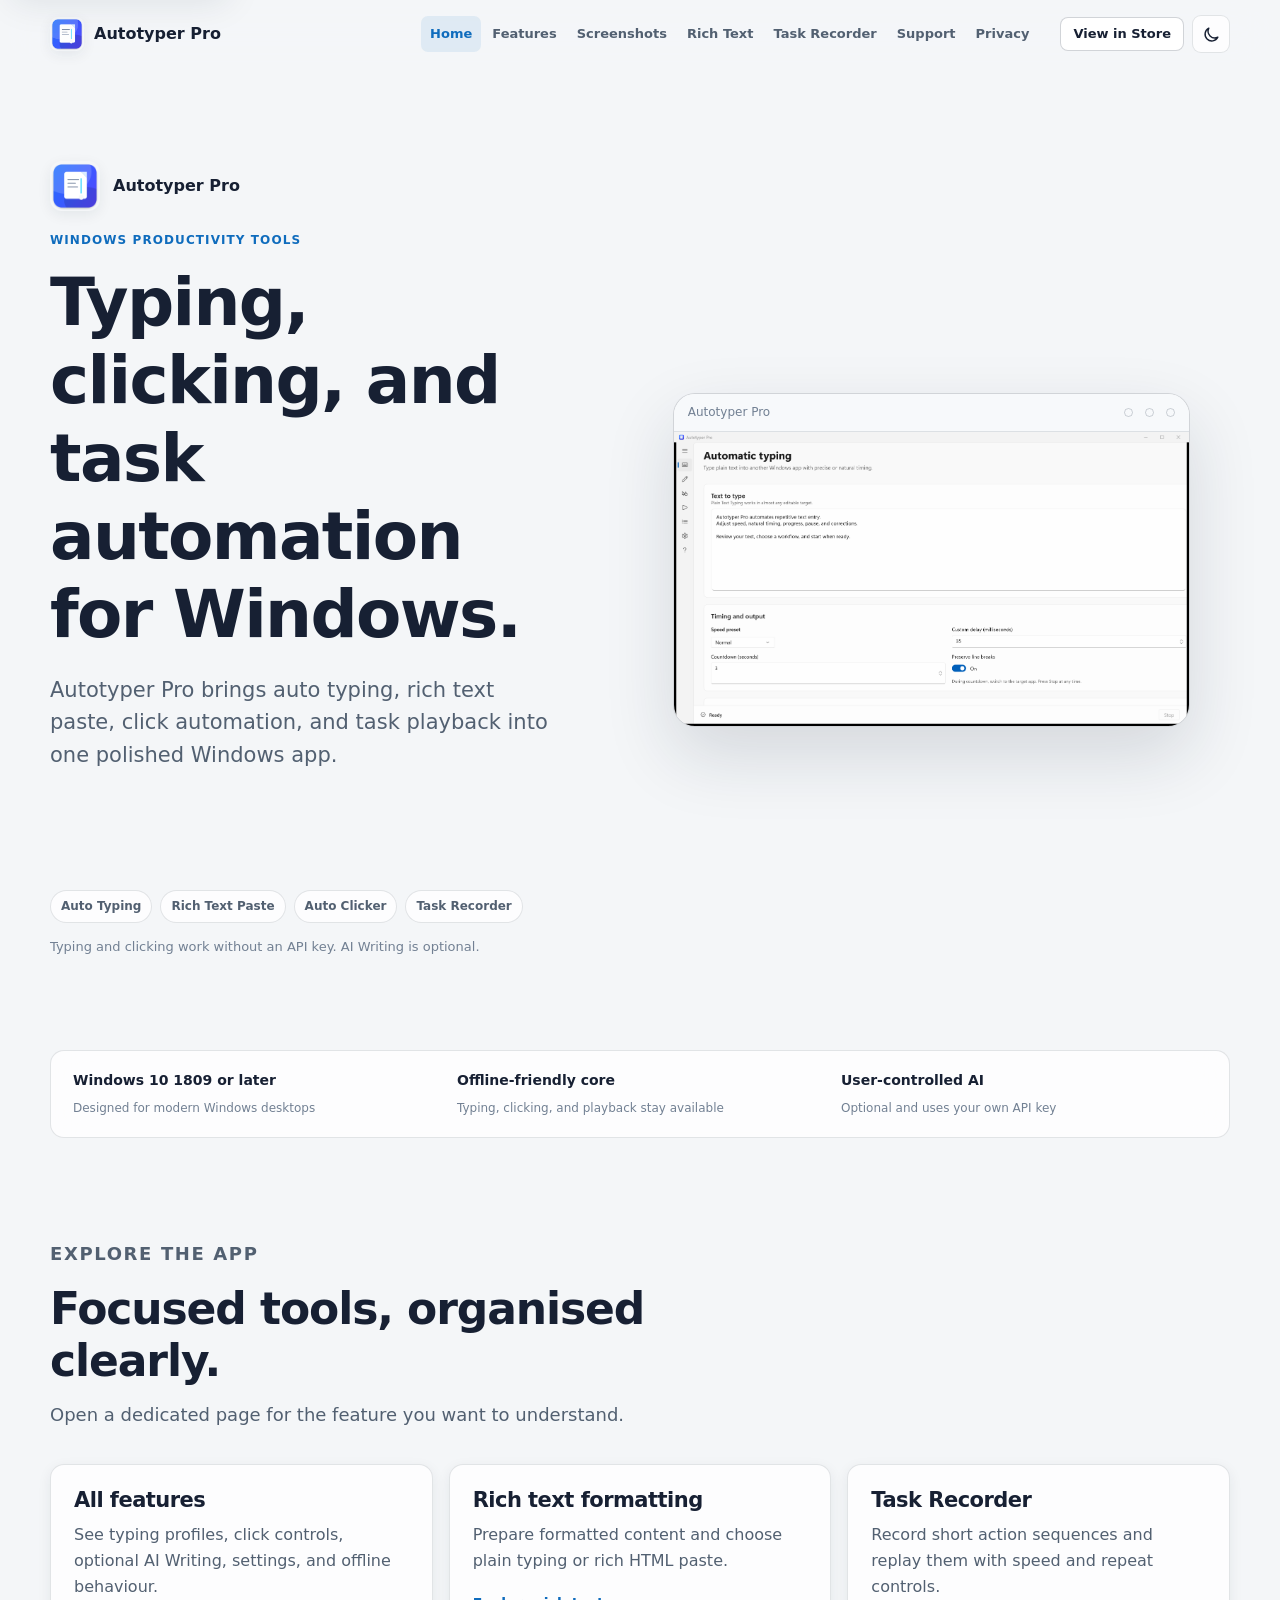
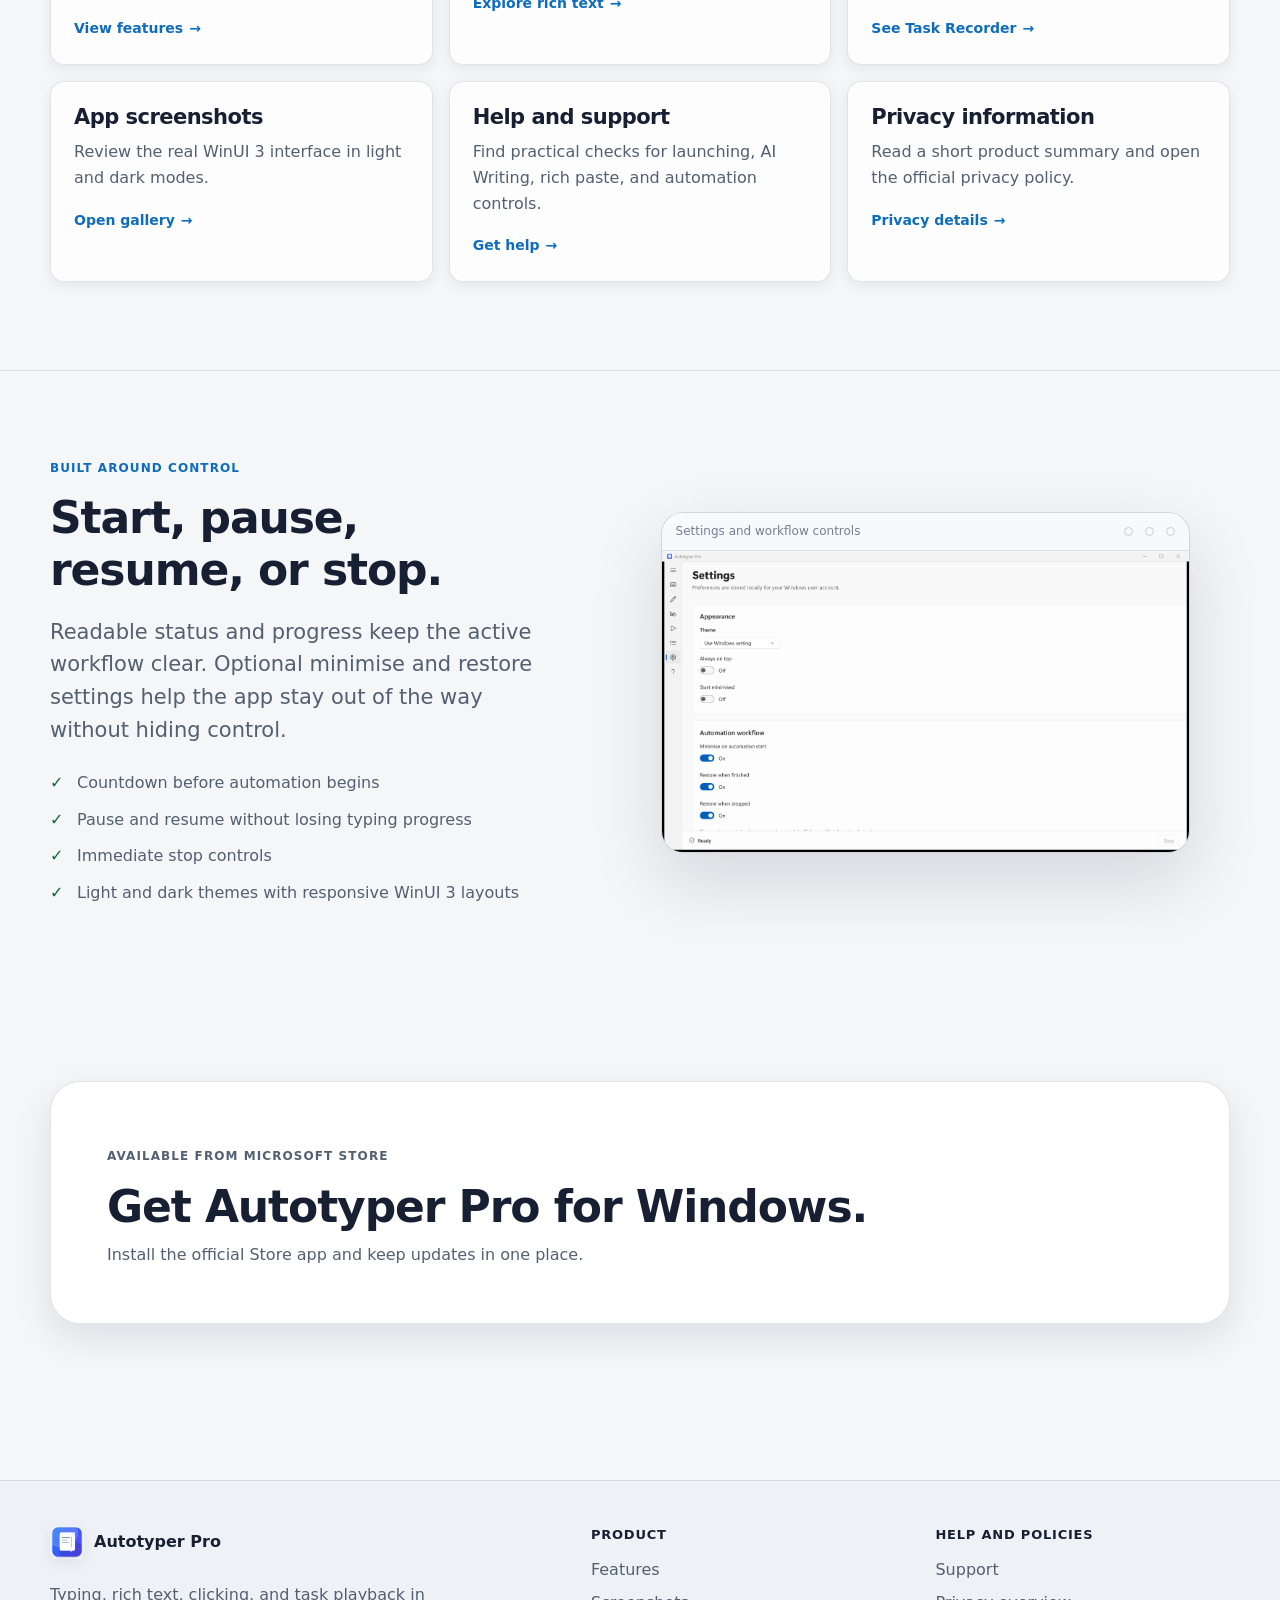
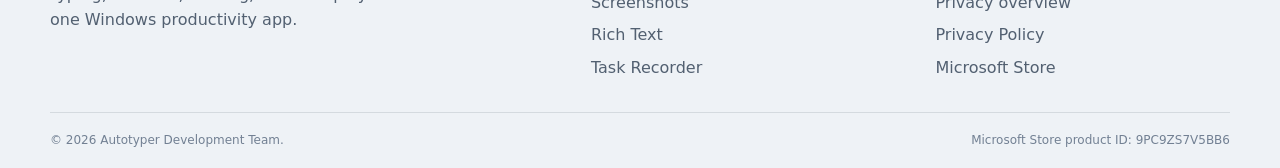
<file: index.html>
<!doctype html>
<html lang="en-AU">
<head>
  <meta charset="utf-8">
  <meta name="viewport" content="width=device-width, initial-scale=1">
  <title>Autotyper Pro — Typing, clicking, and task automation for Windows</title>
  <meta name="description" content="Autotyper Pro combines auto typing, rich text paste, click automation, task playback, and optional AI writing in one modern Windows app.">
  <meta name="theme-color" content="#f4f6f8" media="(prefers-color-scheme: light)">
  <meta name="theme-color" content="#11151b" media="(prefers-color-scheme: dark)">
  <meta property="og:type" content="website">
  <meta property="og:title" content="Autotyper Pro — Windows automation with clear controls">
  <meta property="og:description" content="Typing, rich text, click automation, and task playback in one polished Windows app.">
  <meta property="og:image" content="assets/posters/og-image.png">
  <link rel="icon" type="image/png" href="assets/icons/favicon.png">
  <link rel="stylesheet" href="styles.css">
  <script type="module" src="https://get.microsoft.com/badge/ms-store-badge.bundled.js"></script>
  <script src="script.js" defer></script>
</head>
<body data-page="home">
  <a class="skip-link" href="#main">Skip to main content</a>
  <header class="site-header" data-site-header>
    <div class="nav-shell">
      <a class="brand-link" href="index.html" aria-label="Autotyper Pro home"><img src="assets/logo.png" alt="" width="34" height="34"><span>Autotyper Pro</span></a>
      <button class="menu-button" type="button" data-menu-toggle aria-label="Open navigation" aria-expanded="false" aria-controls="primary-navigation"><svg viewBox="0 0 24 24" aria-hidden="true"><path d="M4 7h16M4 12h16M4 17h16"/></svg></button>
      <nav class="primary-nav" id="primary-navigation" data-primary-nav aria-label="Primary navigation">
        <a href="index.html" data-page-link="home">Home</a><a href="features.html" data-page-link="features">Features</a><a href="screenshots.html" data-page-link="screenshots">Screenshots</a><a href="rich-text.html" data-page-link="rich-text">Rich Text</a><a href="task-recorder.html" data-page-link="task-recorder">Task Recorder</a><a href="support.html" data-page-link="support">Support</a><a href="privacy.html" data-page-link="privacy">Privacy</a>
      </nav>
      <div class="header-actions">
        <a class="button button-compact header-store" href="https://apps.microsoft.com/detail/9pc9zs7v5bb6">View in Store</a>
        <button class="icon-button" type="button" data-theme-toggle aria-label="Switch colour theme"><svg class="theme-moon" viewBox="0 0 24 24" aria-hidden="true"><path d="M20 15.4A8.5 8.5 0 0 1 8.6 4a8.5 8.5 0 1 0 11.4 11.4Z"/></svg><svg class="theme-sun" viewBox="0 0 24 24" aria-hidden="true"><circle cx="12" cy="12" r="3.5"/><path d="M12 2v2M12 20v2M4.9 4.9l1.4 1.4M17.7 17.7l1.4 1.4M2 12h2M20 12h2M4.9 19.1l1.4-1.4M17.7 6.3l1.4-1.4"/></svg></button>
      </div>
    </div>
  </header>

  <main id="main">
    <section class="page-shell home-hero" aria-labelledby="home-title">
      <div class="hero-copy reveal">
        <div class="hero-product"><img src="assets/logo.png" alt="Autotyper Pro logo" width="50" height="50"><span>Autotyper Pro</span></div>
        <p class="eyebrow">Windows productivity tools</p>
        <h1 id="home-title">Typing, clicking, and task automation for Windows.</h1>
        <p class="lede">Autotyper Pro brings auto typing, rich text paste, click automation, and task playback into one polished Windows app.</p>
        <div class="store-badge-wrap" aria-label="Get Autotyper Pro from Microsoft Store">
          <ms-store-badge
 productid="9pc9zs7v5bb6"
 productname="Autotyper Pro"
 window-mode="direct"
 theme="auto"
 size="large"
 language="en-us"
 animation="on"> </ms-store-badge>
          <a class="button button-primary badge-fallback" href="https://apps.microsoft.com/detail/9pc9zs7v5bb6">Get it from Microsoft Store</a>
        </div>
        <div class="chip-row" aria-label="Key capabilities"><span class="chip">Auto Typing</span><span class="chip">Rich Text Paste</span><span class="chip">Auto Clicker</span><span class="chip">Task Recorder</span></div>
        <p class="small-copy" style="margin-top:14px">Typing and clicking work without an API key. AI Writing is optional.</p>
      </div>
      <figure class="app-window interactive reveal">
        <div class="app-window-bar"><span>Autotyper Pro</span><span class="window-controls" aria-hidden="true"><span></span><span></span><span></span></span></div>
        <img src="assets/screenshots/main-overview-light.png" alt="Autotyper Pro typing page with text, speed, progress, and automation controls" width="2910" height="1660">
      </figure>
    </section>

    <section class="page-shell" aria-label="Product facts">
      <div class="fact-strip reveal"><div><strong>Windows 10 1809 or later</strong><span>Designed for modern Windows desktops</span></div><div><strong>Offline-friendly core</strong><span>Typing, clicking, and playback stay available</span></div><div><strong>User-controlled AI</strong><span>Optional and uses your own API key</span></div></div>
    </section>

    <section class="page-section page-shell" aria-labelledby="explore-title">
      <div class="section-heading reveal"><p class="eyebrow">Explore the app</p><h2 id="explore-title">Focused tools, organised clearly.</h2><p>Open a dedicated page for the feature you want to understand.</p></div>
      <div class="link-card-grid">
        <a class="link-card reveal" href="features.html"><h3>All features</h3><p>See typing profiles, click controls, optional AI Writing, settings, and offline behaviour.</p><span class="card-link">View features <span aria-hidden="true">→</span></span></a>
        <a class="link-card reveal" href="rich-text.html"><h3>Rich text formatting</h3><p>Prepare formatted content and choose plain typing or rich HTML paste.</p><span class="card-link">Explore rich text <span aria-hidden="true">→</span></span></a>
        <a class="link-card reveal" href="task-recorder.html"><h3>Task Recorder</h3><p>Record short action sequences and replay them with speed and repeat controls.</p><span class="card-link">See Task Recorder <span aria-hidden="true">→</span></span></a>
        <a class="link-card reveal" href="screenshots.html"><h3>App screenshots</h3><p>Review the real WinUI 3 interface in light and dark modes.</p><span class="card-link">Open gallery <span aria-hidden="true">→</span></span></a>
        <a class="link-card reveal" href="support.html"><h3>Help and support</h3><p>Find practical checks for launching, AI Writing, rich paste, and automation controls.</p><span class="card-link">Get help <span aria-hidden="true">→</span></span></a>
        <a class="link-card reveal" href="privacy.html"><h3>Privacy information</h3><p>Read a short product summary and open the official privacy policy.</p><span class="card-link">Privacy details <span aria-hidden="true">→</span></span></a>
      </div>
    </section>

    <section class="page-section section-divider">
      <div class="page-shell split-layout">
        <div class="reveal"><p class="eyebrow">Built around control</p><h2>Start, pause, resume, or stop.</h2><p class="lede">Readable status and progress keep the active workflow clear. Optional minimise and restore settings help the app stay out of the way without hiding control.</p><ul class="check-list"><li>Countdown before automation begins</li><li>Pause and resume without losing typing progress</li><li>Immediate stop controls</li><li>Light and dark themes with responsive WinUI 3 layouts</li></ul></div>
        <figure class="app-window interactive reveal"><div class="app-window-bar"><span>Settings and workflow controls</span><span class="window-controls" aria-hidden="true"><span></span><span></span><span></span></span></div><img src="assets/screenshots/settings.png" alt="Autotyper Pro settings page showing theme and workflow preferences" width="2910" height="1660" loading="lazy"></figure>
      </div>
    </section>

    <section class="page-section page-shell">
      <div class="cta-panel reveal">
        <div><p class="eyebrow">Available from Microsoft Store</p><h2>Get Autotyper Pro for Windows.</h2><p>Install the official Store app and keep updates in one place.</p></div>
        <div class="store-badge-wrap" aria-label="Get Autotyper Pro from Microsoft Store">
          <ms-store-badge
 productid="9pc9zs7v5bb6"
 productname="Autotyper Pro"
 window-mode="direct"
 theme="auto"
 size="large"
 language="en-us"
 animation="on"> </ms-store-badge>
          <a class="button button-primary badge-fallback" href="https://apps.microsoft.com/detail/9pc9zs7v5bb6">Get it from Microsoft Store</a>
        </div>
      </div>
    </section>
  </main>

  <footer class="site-footer">
    <div class="page-shell footer-grid"><div class="footer-brand"><a class="brand-link" href="index.html"><img src="assets/logo.png" alt="" width="34" height="34"><span>Autotyper Pro</span></a><p>Typing, rich text, clicking, and task playback in one Windows productivity app.</p></div><div><p class="footer-heading">Product</p><div class="footer-links"><a href="features.html">Features</a><a href="screenshots.html">Screenshots</a><a href="rich-text.html">Rich Text</a><a href="task-recorder.html">Task Recorder</a></div></div><div><p class="footer-heading">Help and policies</p><div class="footer-links"><a href="support.html">Support</a><a href="privacy.html">Privacy overview</a><a href="https://krishna-dagwar.github.io/auto-typer-pro-privacy/">Privacy Policy</a><a href="https://apps.microsoft.com/detail/9pc9zs7v5bb6">Microsoft Store</a></div></div></div>
    <div class="page-shell footer-bottom"><span>© <span data-year></span> Autotyper Development Team.</span><span>Microsoft Store product ID: 9PC9ZS7V5BB6</span></div>
  </footer>
</body>
</html>
</file>
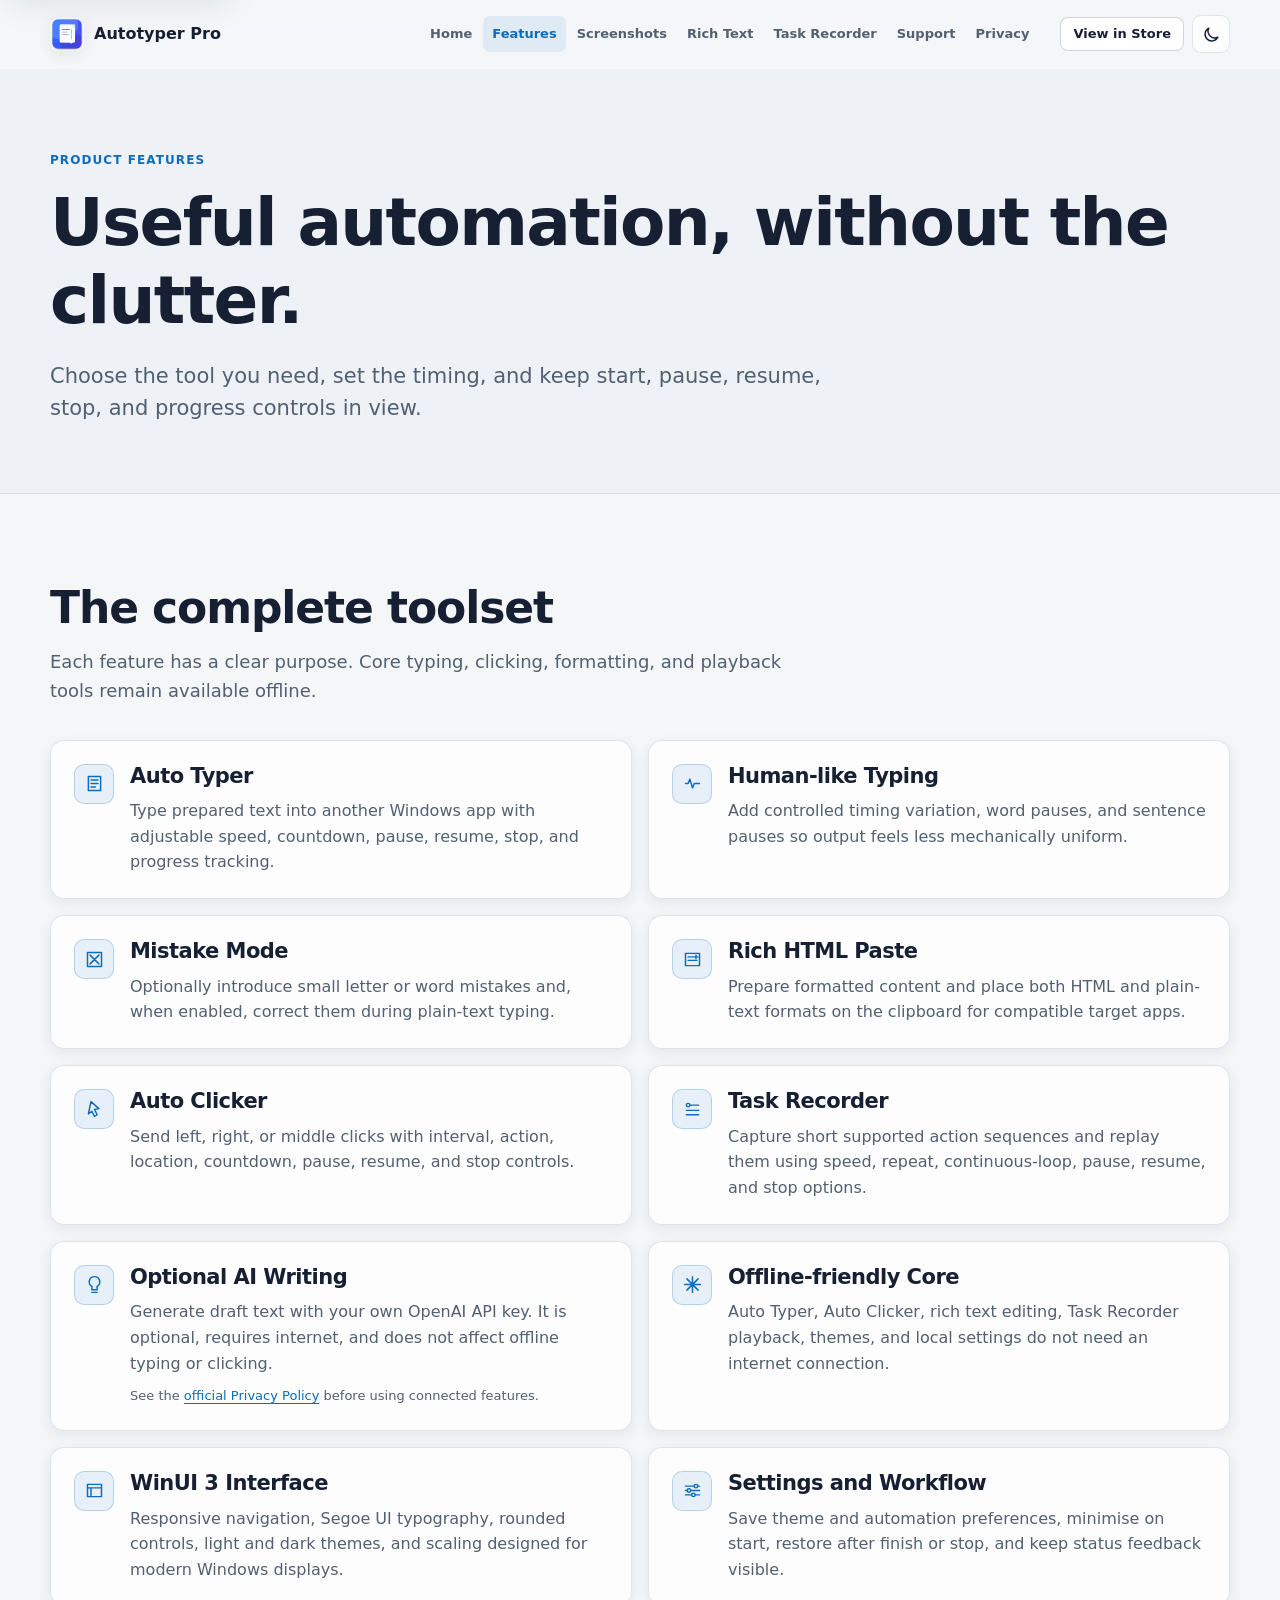
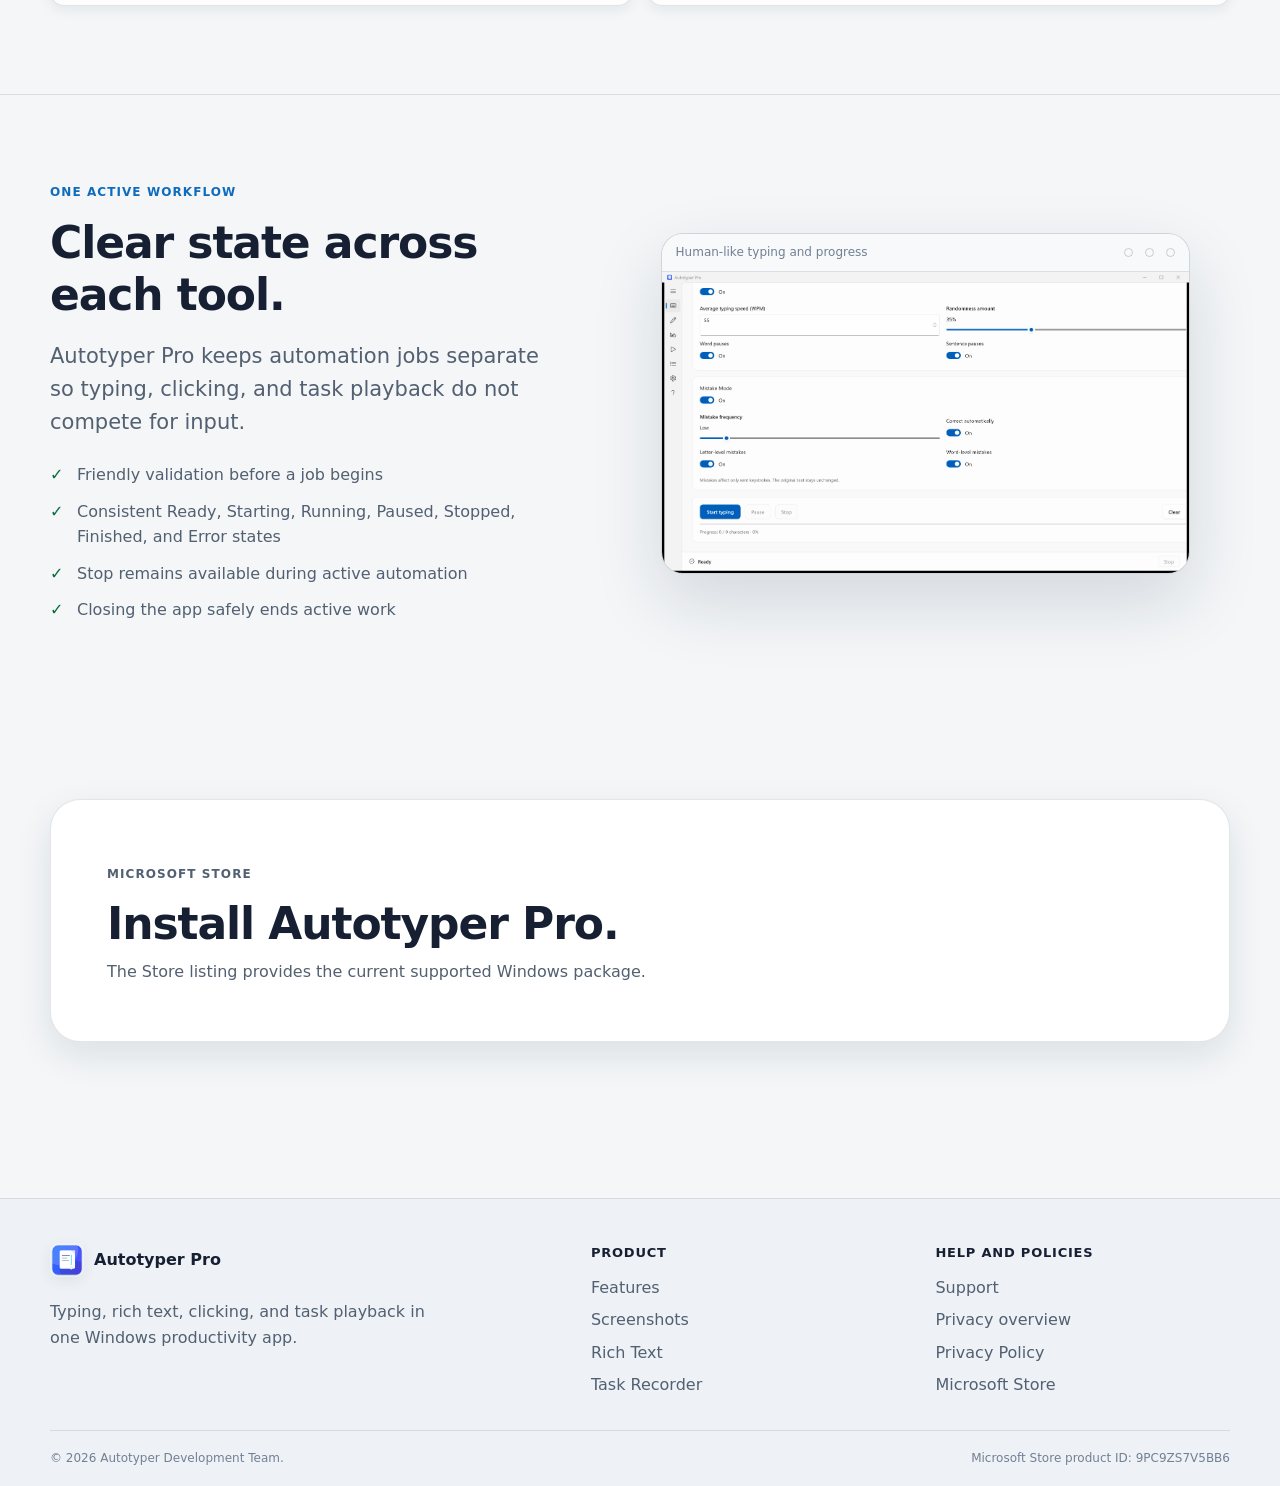
<file: features.html>
<!doctype html>
<html lang="en-AU">
<head>
  <meta charset="utf-8"><meta name="viewport" content="width=device-width, initial-scale=1">
  <title>Features — Autotyper Pro</title>
  <meta name="description" content="Explore auto typing, rich text paste, click automation, Task Recorder, optional AI Writing, and workflow controls in Autotyper Pro.">
  <meta name="theme-color" content="#f4f6f8" media="(prefers-color-scheme: light)"><meta name="theme-color" content="#11151b" media="(prefers-color-scheme: dark)">
  <meta property="og:type" content="website"><meta property="og:title" content="Features — Autotyper Pro"><meta property="og:description" content="Practical Windows automation tools with clear controls and offline-friendly core features."><meta property="og:image" content="assets/posters/og-image.png">
  <link rel="icon" type="image/png" href="assets/icons/favicon.png"><link rel="stylesheet" href="styles.css">
  <script type="module" src="https://get.microsoft.com/badge/ms-store-badge.bundled.js"></script><script src="script.js" defer></script>
</head>
<body data-page="features">
  <a class="skip-link" href="#main">Skip to main content</a>
  <header class="site-header" data-site-header><div class="nav-shell"><a class="brand-link" href="index.html" aria-label="Autotyper Pro home"><img src="assets/logo.png" alt="" width="34" height="34"><span>Autotyper Pro</span></a><button class="menu-button" type="button" data-menu-toggle aria-label="Open navigation" aria-expanded="false" aria-controls="primary-navigation"><svg viewBox="0 0 24 24" aria-hidden="true"><path d="M4 7h16M4 12h16M4 17h16"/></svg></button><nav class="primary-nav" id="primary-navigation" data-primary-nav aria-label="Primary navigation"><a href="index.html" data-page-link="home">Home</a><a href="features.html" data-page-link="features">Features</a><a href="screenshots.html" data-page-link="screenshots">Screenshots</a><a href="rich-text.html" data-page-link="rich-text">Rich Text</a><a href="task-recorder.html" data-page-link="task-recorder">Task Recorder</a><a href="support.html" data-page-link="support">Support</a><a href="privacy.html" data-page-link="privacy">Privacy</a></nav><div class="header-actions"><a class="button button-compact header-store" href="https://apps.microsoft.com/detail/9pc9zs7v5bb6">View in Store</a><button class="icon-button" type="button" data-theme-toggle aria-label="Switch colour theme"><svg class="theme-moon" viewBox="0 0 24 24" aria-hidden="true"><path d="M20 15.4A8.5 8.5 0 0 1 8.6 4a8.5 8.5 0 1 0 11.4 11.4Z"/></svg><svg class="theme-sun" viewBox="0 0 24 24" aria-hidden="true"><circle cx="12" cy="12" r="3.5"/><path d="M12 2v2M12 20v2M4.9 4.9l1.4 1.4M17.7 17.7l1.4 1.4M2 12h2M20 12h2M4.9 19.1l1.4-1.4M17.7 6.3l1.4-1.4"/></svg></button></div></div></header>

  <main id="main">
    <section class="page-hero compact"><div class="page-shell reveal"><p class="eyebrow">Product features</p><h1>Useful automation, without the clutter.</h1><p class="lede">Choose the tool you need, set the timing, and keep start, pause, resume, stop, and progress controls in view.</p></div></section>

    <section class="page-section page-shell" aria-labelledby="feature-list-title">
      <div class="section-heading reveal"><h2 id="feature-list-title">The complete toolset</h2><p>Each feature has a clear purpose. Core typing, clicking, formatting, and playback tools remain available offline.</p></div>
      <div class="feature-grid">
        <article class="feature-card reveal"><span class="feature-icon"><svg viewBox="0 0 24 24" aria-hidden="true"><path d="M5 4h14v16H5zM8 8h8M8 12h8M8 16h5"/></svg></span><div><h3>Auto Typer</h3><p>Type prepared text into another Windows app with adjustable speed, countdown, pause, resume, stop, and progress tracking.</p></div></article>
        <article class="feature-card reveal"><span class="feature-icon"><svg viewBox="0 0 24 24" aria-hidden="true"><path d="M4 12h3l2-5 3 10 2-5h6"/></svg></span><div><h3>Human-like Typing</h3><p>Add controlled timing variation, word pauses, and sentence pauses so output feels less mechanically uniform.</p></div></article>
        <article class="feature-card reveal"><span class="feature-icon"><svg viewBox="0 0 24 24" aria-hidden="true"><path d="m7 7 10 10M17 7 7 17M4 4h16v16H4z"/></svg></span><div><h3>Mistake Mode</h3><p>Optionally introduce small letter or word mistakes and, when enabled, correct them during plain-text typing.</p></div></article>
        <article class="feature-card reveal"><span class="feature-icon"><svg viewBox="0 0 24 24" aria-hidden="true"><path d="M4 5h16v14H4zM7 9h6M7 13h10M16 7v4M14 9h4"/></svg></span><div><h3>Rich HTML Paste</h3><p>Prepare formatted content and place both HTML and plain-text formats on the clipboard for compatible target apps.</p></div></article>
        <article class="feature-card reveal"><span class="feature-icon"><svg viewBox="0 0 24 24" aria-hidden="true"><path d="m8 3 9 8-5 1 3 6-3 2-3-6-4 3z"/></svg></span><div><h3>Auto Clicker</h3><p>Send left, right, or middle clicks with interval, action, location, countdown, pause, resume, and stop controls.</p></div></article>
        <article class="feature-card reveal"><span class="feature-icon"><svg viewBox="0 0 24 24" aria-hidden="true"><circle cx="7" cy="7" r="2"/><path d="M9 7h10M5 13h14M5 18h14"/></svg></span><div><h3>Task Recorder</h3><p>Capture short supported action sequences and replay them using speed, repeat, continuous-loop, pause, resume, and stop options.</p></div></article>
        <article class="feature-card reveal"><span class="feature-icon"><svg viewBox="0 0 24 24" aria-hidden="true"><path d="M12 3a6 6 0 0 0-3 11.2V18h6v-3.8A6 6 0 0 0 12 3ZM9 21h6"/></svg></span><div><h3>Optional AI Writing</h3><p>Generate draft text with your own OpenAI API key. It is optional, requires internet, and does not affect offline typing or clicking.</p><p class="small-copy">See the <a href="https://krishna-dagwar.github.io/auto-typer-pro-privacy/">official Privacy Policy</a> before using connected features.</p></div></article>
        <article class="feature-card reveal"><span class="feature-icon"><svg viewBox="0 0 24 24" aria-hidden="true"><path d="M12 3v18M5.6 5.6l12.8 12.8M3 12h18M5.6 18.4 18.4 5.6"/></svg></span><div><h3>Offline-friendly Core</h3><p>Auto Typer, Auto Clicker, rich text editing, Task Recorder playback, themes, and local settings do not need an internet connection.</p></div></article>
        <article class="feature-card reveal"><span class="feature-icon"><svg viewBox="0 0 24 24" aria-hidden="true"><path d="M4 5h16v14H4zM4 9h16M8 9v10"/></svg></span><div><h3>WinUI 3 Interface</h3><p>Responsive navigation, Segoe UI typography, rounded controls, light and dark themes, and scaling designed for modern Windows displays.</p></div></article>
        <article class="feature-card reveal"><span class="feature-icon"><svg viewBox="0 0 24 24" aria-hidden="true"><path d="M4 7h10M18 7h2M4 12h2M10 12h10M4 17h7M15 17h5"/><circle cx="16" cy="7" r="2"/><circle cx="8" cy="12" r="2"/><circle cx="13" cy="17" r="2"/></svg></span><div><h3>Settings and Workflow</h3><p>Save theme and automation preferences, minimise on start, restore after finish or stop, and keep status feedback visible.</p></div></article>
      </div>
    </section>

    <section class="page-section section-divider"><div class="page-shell split-layout"><div class="reveal"><p class="eyebrow">One active workflow</p><h2>Clear state across each tool.</h2><p class="lede">Autotyper Pro keeps automation jobs separate so typing, clicking, and task playback do not compete for input.</p><ul class="check-list"><li>Friendly validation before a job begins</li><li>Consistent Ready, Starting, Running, Paused, Stopped, Finished, and Error states</li><li>Stop remains available during active automation</li><li>Closing the app safely ends active work</li></ul></div><figure class="app-window reveal"><div class="app-window-bar"><span>Human-like typing and progress</span><span class="window-controls" aria-hidden="true"><span></span><span></span><span></span></span></div><img src="assets/screenshots/human-like-typing.png" alt="Human-like typing and Mistake Mode settings with progress controls" width="2910" height="1660" loading="lazy"></figure></div></section>

    <section class="page-section page-shell"><div class="cta-panel reveal"><div><p class="eyebrow">Microsoft Store</p><h2>Install Autotyper Pro.</h2><p>The Store listing provides the current supported Windows package.</p></div><div class="store-badge-wrap" aria-label="Get Autotyper Pro from Microsoft Store"><ms-store-badge
 productid="9pc9zs7v5bb6"
 productname="Autotyper Pro"
 window-mode="direct"
 theme="auto"
 size="large"
 language="en-us"
 animation="on"> </ms-store-badge><a class="button button-primary badge-fallback" href="https://apps.microsoft.com/detail/9pc9zs7v5bb6">Get it from Microsoft Store</a></div></div></section>
  </main>

  <footer class="site-footer"><div class="page-shell footer-grid"><div class="footer-brand"><a class="brand-link" href="index.html"><img src="assets/logo.png" alt="" width="34" height="34"><span>Autotyper Pro</span></a><p>Typing, rich text, clicking, and task playback in one Windows productivity app.</p></div><div><p class="footer-heading">Product</p><div class="footer-links"><a href="features.html">Features</a><a href="screenshots.html">Screenshots</a><a href="rich-text.html">Rich Text</a><a href="task-recorder.html">Task Recorder</a></div></div><div><p class="footer-heading">Help and policies</p><div class="footer-links"><a href="support.html">Support</a><a href="privacy.html">Privacy overview</a><a href="https://krishna-dagwar.github.io/auto-typer-pro-privacy/">Privacy Policy</a><a href="https://apps.microsoft.com/detail/9pc9zs7v5bb6">Microsoft Store</a></div></div></div><div class="page-shell footer-bottom"><span>© <span data-year></span> Autotyper Development Team.</span><span>Microsoft Store product ID: 9PC9ZS7V5BB6</span></div></footer>
</body>
</html>
</file>
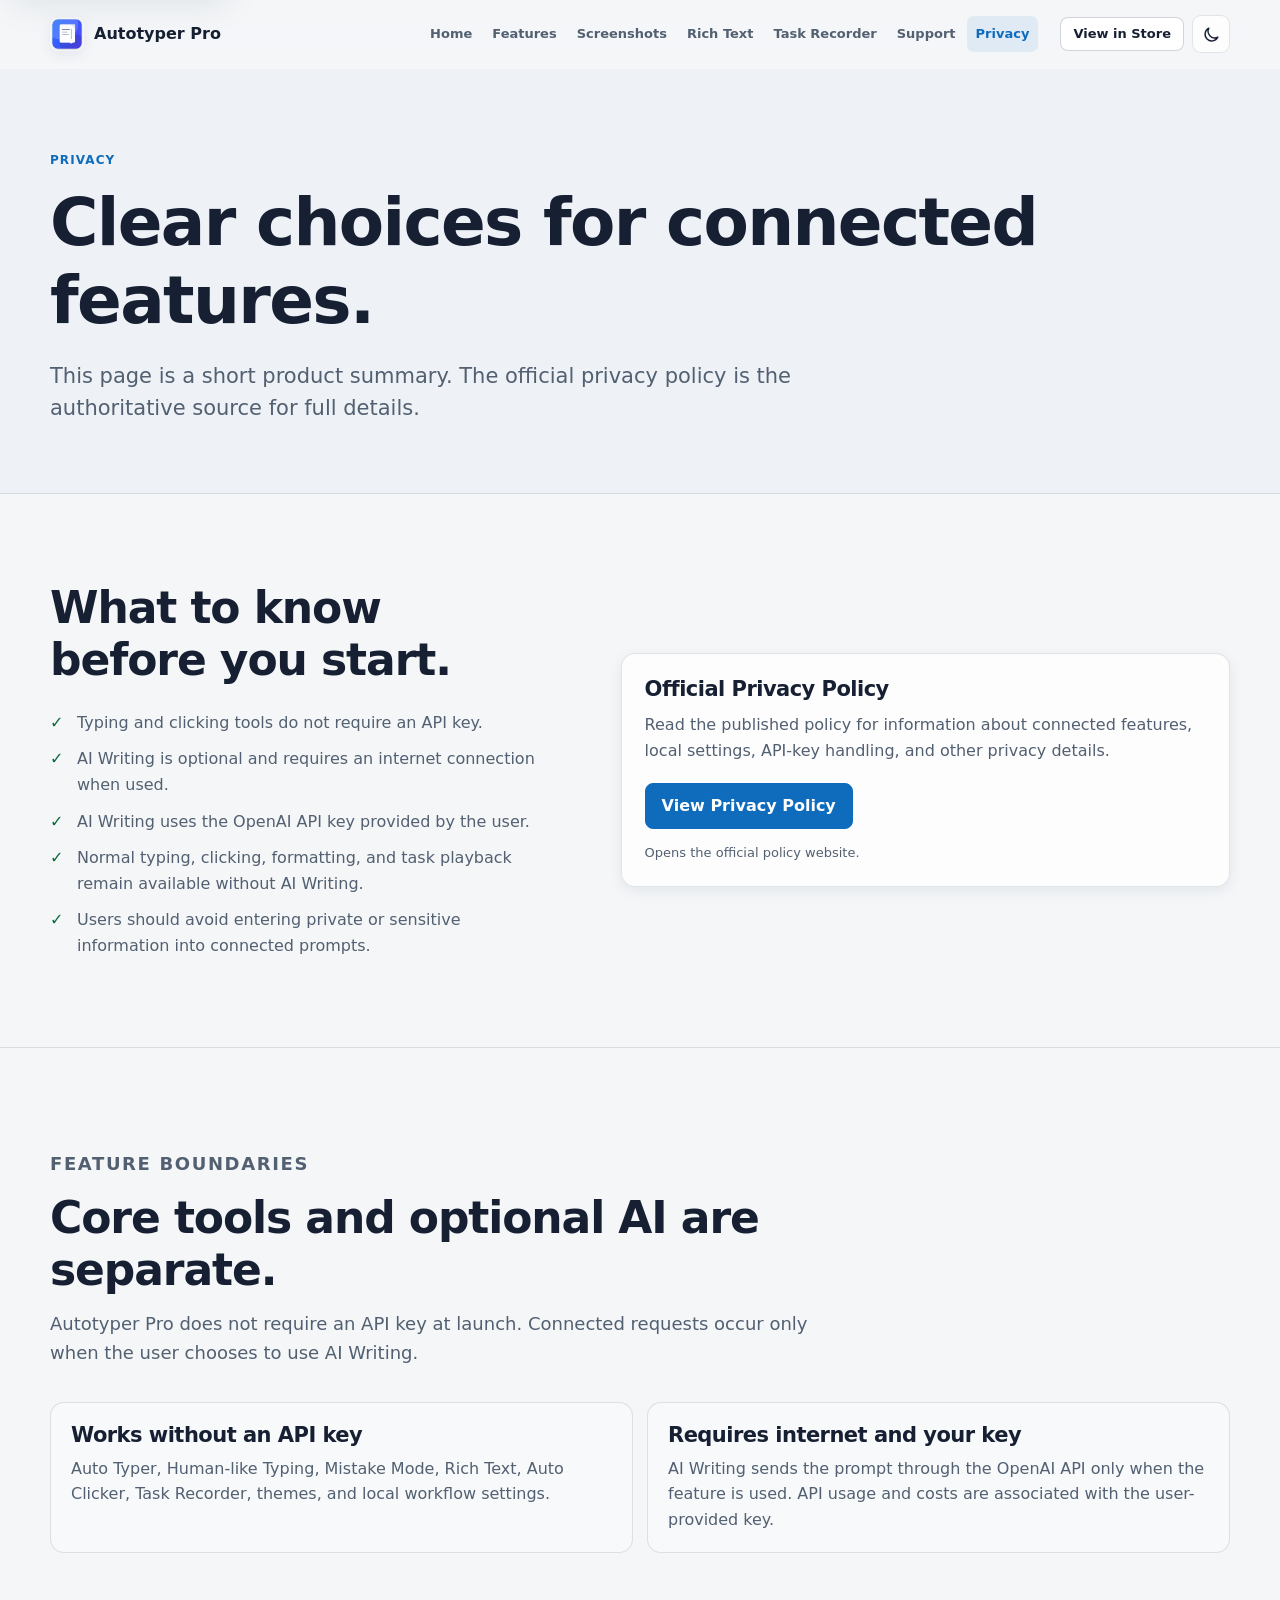
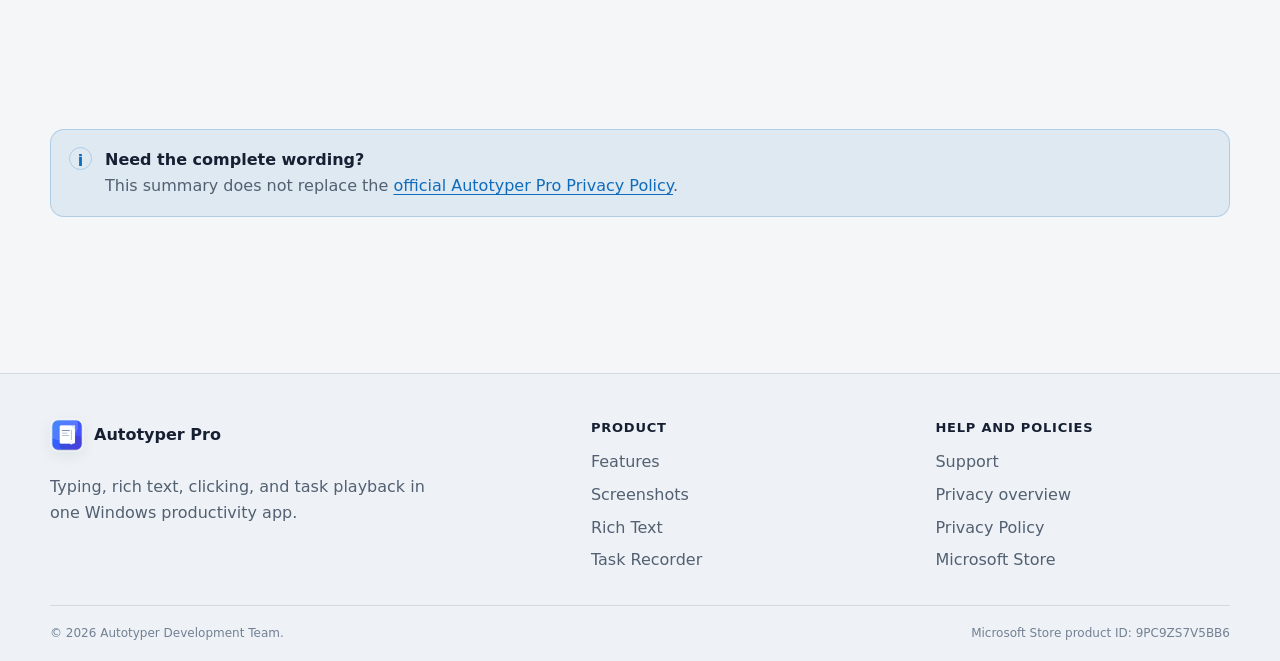
<file: privacy.html>
<!doctype html>
<html lang="en-AU">
<head>
  <meta charset="utf-8"><meta name="viewport" content="width=device-width, initial-scale=1">
  <title>Privacy — Autotyper Pro</title>
  <meta name="description" content="A short privacy overview for Autotyper Pro with a link to the official privacy policy.">
  <meta name="theme-color" content="#f4f6f8" media="(prefers-color-scheme: light)"><meta name="theme-color" content="#11151b" media="(prefers-color-scheme: dark)">
  <meta property="og:type" content="website"><meta property="og:title" content="Privacy — Autotyper Pro"><meta property="og:description" content="Understand when Autotyper Pro uses connected features and open the official privacy policy."><meta property="og:image" content="assets/posters/og-image.png">
  <link rel="icon" type="image/png" href="assets/icons/favicon.png"><link rel="stylesheet" href="styles.css"><script src="script.js" defer></script>
</head>
<body data-page="privacy">
  <a class="skip-link" href="#main">Skip to main content</a>
  <header class="site-header" data-site-header><div class="nav-shell"><a class="brand-link" href="index.html" aria-label="Autotyper Pro home"><img src="assets/logo.png" alt="" width="34" height="34"><span>Autotyper Pro</span></a><button class="menu-button" type="button" data-menu-toggle aria-label="Open navigation" aria-expanded="false" aria-controls="primary-navigation"><svg viewBox="0 0 24 24" aria-hidden="true"><path d="M4 7h16M4 12h16M4 17h16"/></svg></button><nav class="primary-nav" id="primary-navigation" data-primary-nav aria-label="Primary navigation"><a href="index.html" data-page-link="home">Home</a><a href="features.html" data-page-link="features">Features</a><a href="screenshots.html" data-page-link="screenshots">Screenshots</a><a href="rich-text.html" data-page-link="rich-text">Rich Text</a><a href="task-recorder.html" data-page-link="task-recorder">Task Recorder</a><a href="support.html" data-page-link="support">Support</a><a href="privacy.html" data-page-link="privacy">Privacy</a></nav><div class="header-actions"><a class="button button-compact header-store" href="https://apps.microsoft.com/detail/9pc9zs7v5bb6">View in Store</a><button class="icon-button" type="button" data-theme-toggle aria-label="Switch colour theme"><svg class="theme-moon" viewBox="0 0 24 24" aria-hidden="true"><path d="M20 15.4A8.5 8.5 0 0 1 8.6 4a8.5 8.5 0 1 0 11.4 11.4Z"/></svg><svg class="theme-sun" viewBox="0 0 24 24" aria-hidden="true"><circle cx="12" cy="12" r="3.5"/><path d="M12 2v2M12 20v2M4.9 4.9l1.4 1.4M17.7 17.7l1.4 1.4M2 12h2M20 12h2M4.9 19.1l1.4-1.4M17.7 6.3l1.4-1.4"/></svg></button></div></div></header>

  <main id="main">
    <section class="page-hero compact"><div class="page-shell reveal"><p class="eyebrow">Privacy</p><h1>Clear choices for connected features.</h1><p class="lede">This page is a short product summary. The official privacy policy is the authoritative source for full details.</p></div></section>

    <section class="page-section page-shell"><div class="split-layout"><div class="reveal"><h2>What to know before you start.</h2><ul class="check-list"><li>Typing and clicking tools do not require an API key.</li><li>AI Writing is optional and requires an internet connection when used.</li><li>AI Writing uses the OpenAI API key provided by the user.</li><li>Normal typing, clicking, formatting, and task playback remain available without AI Writing.</li><li>Users should avoid entering private or sensitive information into connected prompts.</li></ul></div><div class="support-card reveal"><h3>Official Privacy Policy</h3><p>Read the published policy for information about connected features, local settings, API-key handling, and other privacy details.</p><p style="margin-top:20px"><a class="button button-primary" href="https://krishna-dagwar.github.io/auto-typer-pro-privacy/">View Privacy Policy</a></p><p class="small-copy" style="margin-top:14px">Opens the official policy website.</p></div></div></section>

    <section class="page-section section-divider"><div class="page-shell"><div class="section-heading reveal"><p class="eyebrow">Feature boundaries</p><h2>Core tools and optional AI are separate.</h2><p>Autotyper Pro does not require an API key at launch. Connected requests occur only when the user chooses to use AI Writing.</p></div><div class="mode-grid"><article class="mode-card reveal"><h3>Works without an API key</h3><p>Auto Typer, Human-like Typing, Mistake Mode, Rich Text, Auto Clicker, Task Recorder, themes, and local workflow settings.</p></article><article class="mode-card reveal"><h3>Requires internet and your key</h3><p>AI Writing sends the prompt through the OpenAI API only when the feature is used. API usage and costs are associated with the user-provided key.</p></article></div></div></section>

    <section class="page-section page-shell"><div class="info-bar reveal"><span class="info-mark" aria-hidden="true">i</span><p><strong>Need the complete wording?</strong><br>This summary does not replace the <a href="https://krishna-dagwar.github.io/auto-typer-pro-privacy/">official Autotyper Pro Privacy Policy</a>.</p></div></section>
  </main>

  <footer class="site-footer"><div class="page-shell footer-grid"><div class="footer-brand"><a class="brand-link" href="index.html"><img src="assets/logo.png" alt="" width="34" height="34"><span>Autotyper Pro</span></a><p>Typing, rich text, clicking, and task playback in one Windows productivity app.</p></div><div><p class="footer-heading">Product</p><div class="footer-links"><a href="features.html">Features</a><a href="screenshots.html">Screenshots</a><a href="rich-text.html">Rich Text</a><a href="task-recorder.html">Task Recorder</a></div></div><div><p class="footer-heading">Help and policies</p><div class="footer-links"><a href="support.html">Support</a><a href="privacy.html">Privacy overview</a><a href="https://krishna-dagwar.github.io/auto-typer-pro-privacy/">Privacy Policy</a><a href="https://apps.microsoft.com/detail/9pc9zs7v5bb6">Microsoft Store</a></div></div></div><div class="page-shell footer-bottom"><span>© <span data-year></span> Autotyper Development Team.</span><span>Microsoft Store product ID: 9PC9ZS7V5BB6</span></div></footer>
</body>
</html>
</file>
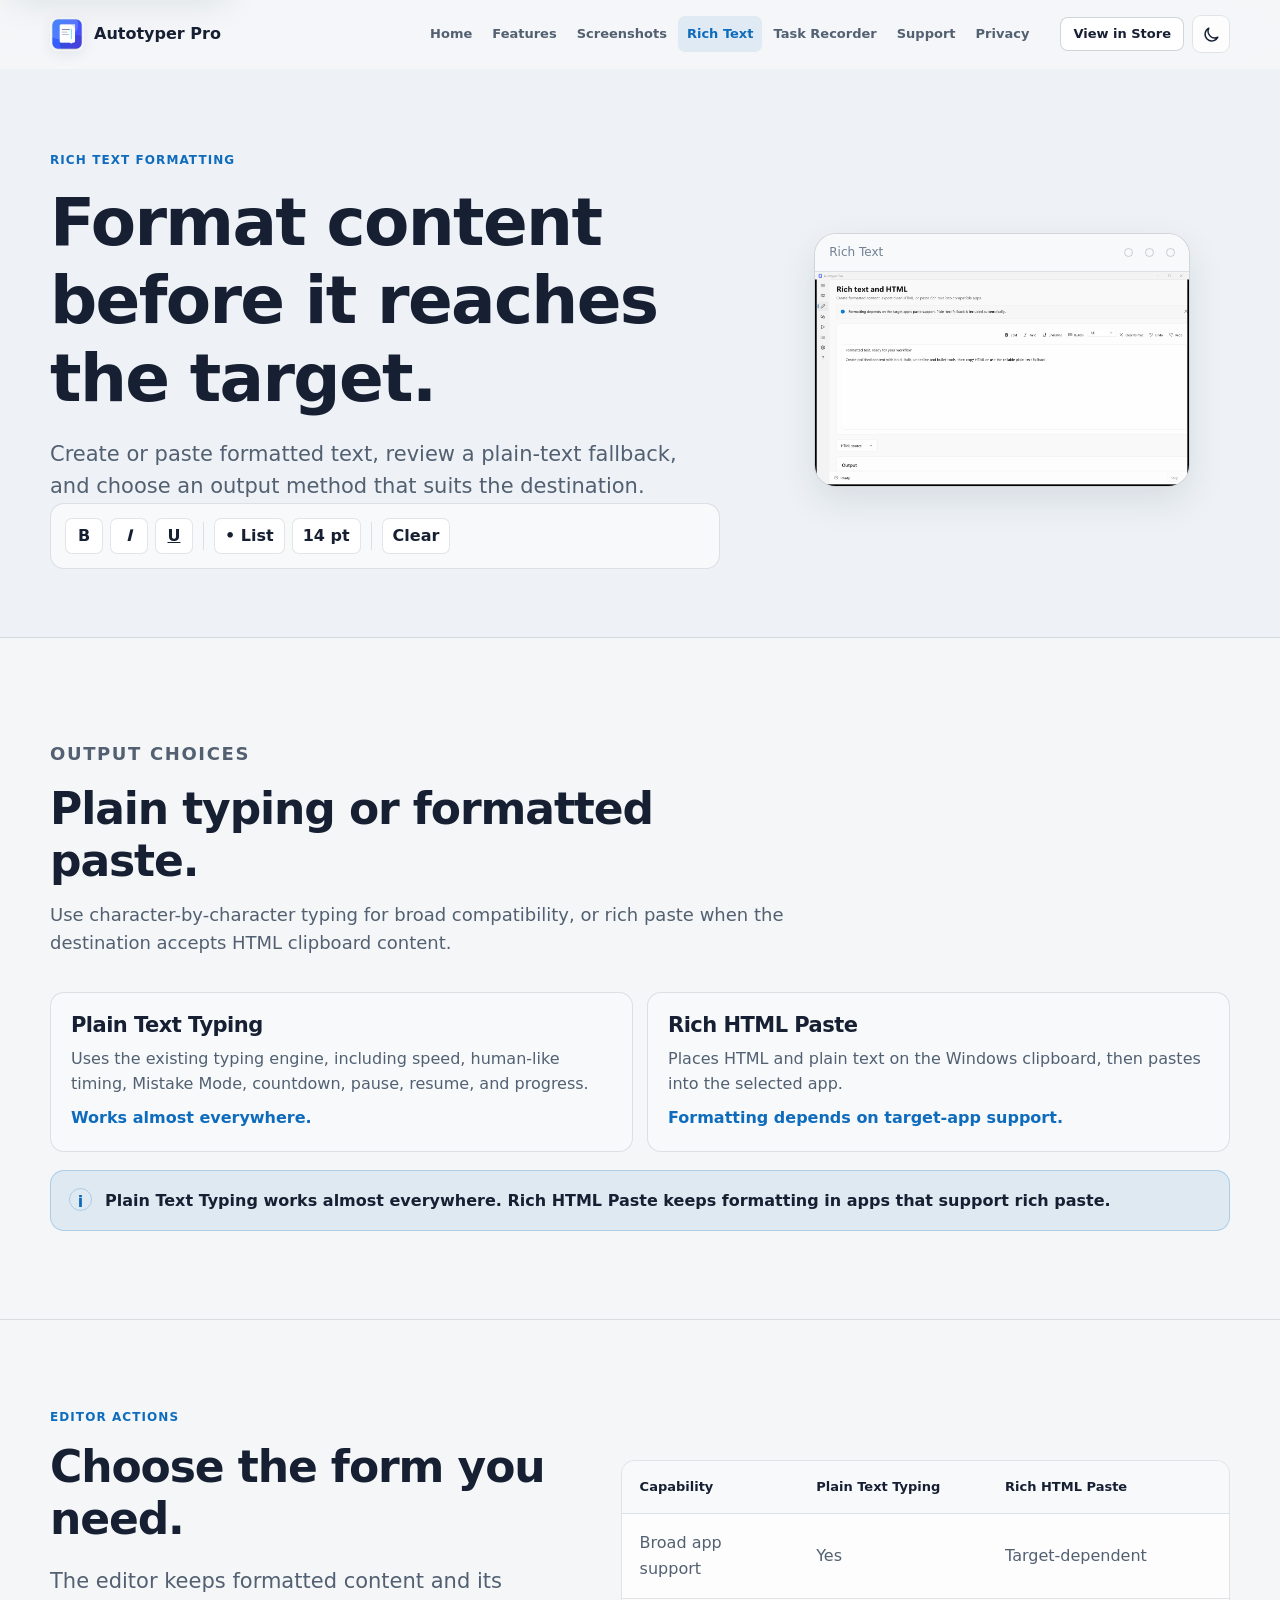
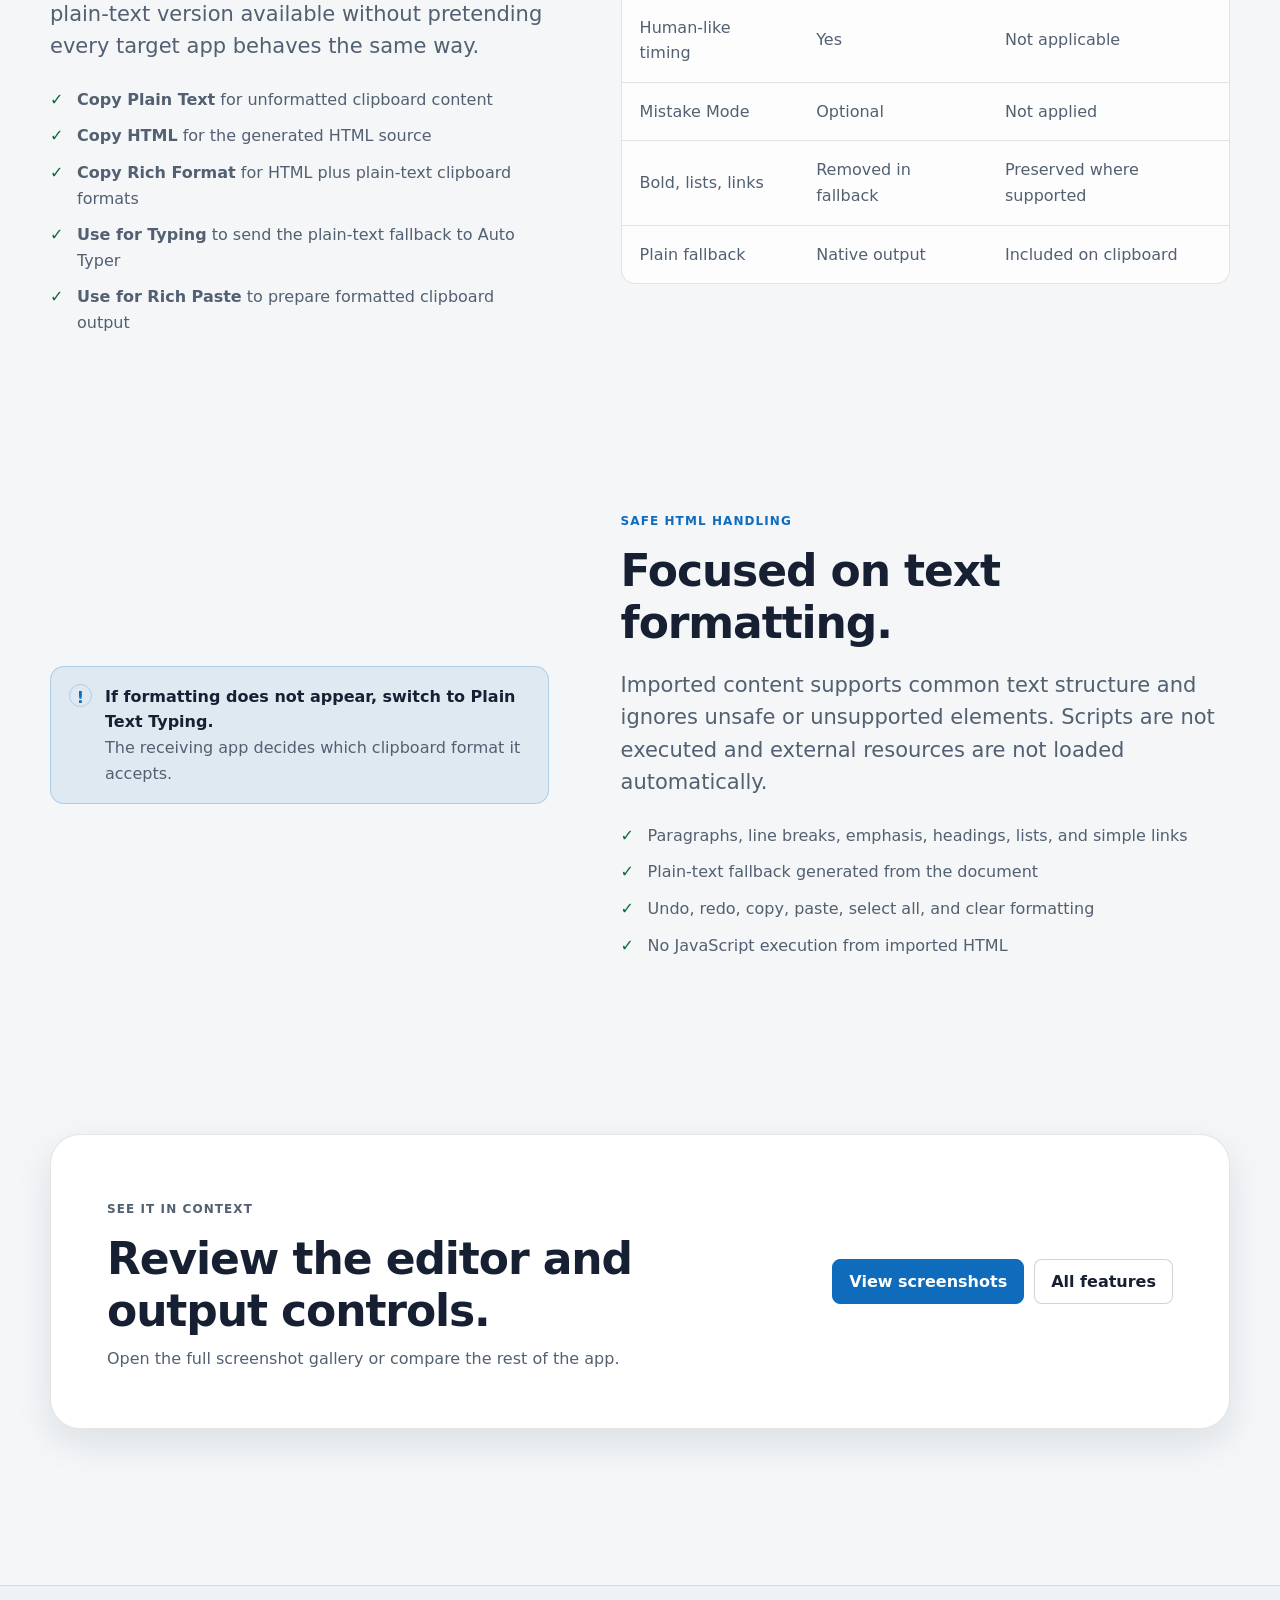
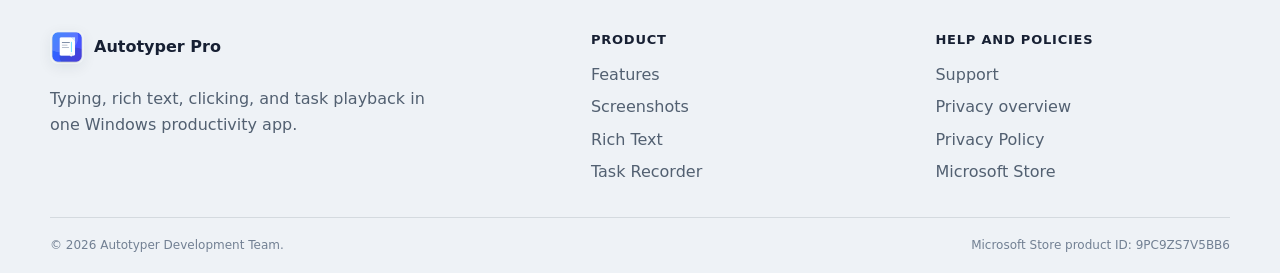
<file: rich-text.html>
<!doctype html>
<html lang="en-AU">
<head>
  <meta charset="utf-8"><meta name="viewport" content="width=device-width, initial-scale=1">
  <title>Rich Text Formatting — Autotyper Pro</title>
  <meta name="description" content="Prepare formatted content in Autotyper Pro, copy plain text or HTML, and use rich paste where the target Windows app supports it.">
  <meta name="theme-color" content="#f4f6f8" media="(prefers-color-scheme: light)"><meta name="theme-color" content="#11151b" media="(prefers-color-scheme: dark)">
  <meta property="og:type" content="website"><meta property="og:title" content="Rich Text Formatting — Autotyper Pro"><meta property="og:description" content="Rich HTML paste with a practical plain-text fallback."><meta property="og:image" content="assets/screenshots/rich-text-editor.png">
  <link rel="icon" type="image/png" href="assets/icons/favicon.png"><link rel="stylesheet" href="styles.css"><script src="script.js" defer></script>
</head>
<body data-page="rich-text">
  <a class="skip-link" href="#main">Skip to main content</a>
  <header class="site-header" data-site-header><div class="nav-shell"><a class="brand-link" href="index.html" aria-label="Autotyper Pro home"><img src="assets/logo.png" alt="" width="34" height="34"><span>Autotyper Pro</span></a><button class="menu-button" type="button" data-menu-toggle aria-label="Open navigation" aria-expanded="false" aria-controls="primary-navigation"><svg viewBox="0 0 24 24" aria-hidden="true"><path d="M4 7h16M4 12h16M4 17h16"/></svg></button><nav class="primary-nav" id="primary-navigation" data-primary-nav aria-label="Primary navigation"><a href="index.html" data-page-link="home">Home</a><a href="features.html" data-page-link="features">Features</a><a href="screenshots.html" data-page-link="screenshots">Screenshots</a><a href="rich-text.html" data-page-link="rich-text">Rich Text</a><a href="task-recorder.html" data-page-link="task-recorder">Task Recorder</a><a href="support.html" data-page-link="support">Support</a><a href="privacy.html" data-page-link="privacy">Privacy</a></nav><div class="header-actions"><a class="button button-compact header-store" href="https://apps.microsoft.com/detail/9pc9zs7v5bb6">View in Store</a><button class="icon-button" type="button" data-theme-toggle aria-label="Switch colour theme"><svg class="theme-moon" viewBox="0 0 24 24" aria-hidden="true"><path d="M20 15.4A8.5 8.5 0 0 1 8.6 4a8.5 8.5 0 1 0 11.4 11.4Z"/></svg><svg class="theme-sun" viewBox="0 0 24 24" aria-hidden="true"><circle cx="12" cy="12" r="3.5"/><path d="M12 2v2M12 20v2M4.9 4.9l1.4 1.4M17.7 17.7l1.4 1.4M2 12h2M20 12h2M4.9 19.1l1.4-1.4M17.7 6.3l1.4-1.4"/></svg></button></div></div></header>

  <main id="main">
    <section class="page-hero"><div class="page-shell"><div class="reveal"><p class="eyebrow">Rich text formatting</p><h1>Format content before it reaches the target.</h1><p class="lede">Create or paste formatted text, review a plain-text fallback, and choose an output method that suits the destination.</p><div class="toolbar-demo" role="img" aria-label="Formatting toolbar with bold, italic, underline, bullet list, font size, and clear formatting"><span class="tool-button"><strong>B</strong></span><span class="tool-button"><em>I</em></span><span class="tool-button"><u>U</u></span><span class="tool-divider"></span><span class="tool-button">• List</span><span class="tool-button">14 pt</span><span class="tool-divider"></span><span class="tool-button">Clear</span></div></div><figure class="app-window reveal"><div class="app-window-bar"><span>Rich Text</span><span class="window-controls" aria-hidden="true"><span></span><span></span><span></span></span></div><img src="assets/screenshots/rich-text-editor.png" alt="Autotyper Pro rich text editor with formatting toolbar and output controls" width="2910" height="1660"></figure></div></section>

    <section class="page-section page-shell"><div class="section-heading reveal"><p class="eyebrow">Output choices</p><h2>Plain typing or formatted paste.</h2><p>Use character-by-character typing for broad compatibility, or rich paste when the destination accepts HTML clipboard content.</p></div><div class="mode-grid"><article class="mode-card reveal"><h3>Plain Text Typing</h3><p>Uses the existing typing engine, including speed, human-like timing, Mistake Mode, countdown, pause, resume, and progress.</p><p><strong>Works almost everywhere.</strong></p></article><article class="mode-card reveal"><h3>Rich HTML Paste</h3><p>Places HTML and plain text on the Windows clipboard, then pastes into the selected app.</p><p><strong>Formatting depends on target-app support.</strong></p></article></div><div class="info-bar reveal" style="margin-top:18px"><span class="info-mark" aria-hidden="true">i</span><p><strong>Plain Text Typing works almost everywhere. Rich HTML Paste keeps formatting in apps that support rich paste.</strong></p></div></section>

    <section class="page-section section-divider"><div class="page-shell split-layout"><div class="reveal"><p class="eyebrow">Editor actions</p><h2>Choose the form you need.</h2><p class="lede">The editor keeps formatted content and its plain-text version available without pretending every target app behaves the same way.</p><ul class="check-list"><li><strong>Copy Plain Text</strong> for unformatted clipboard content</li><li><strong>Copy HTML</strong> for the generated HTML source</li><li><strong>Copy Rich Format</strong> for HTML plus plain-text clipboard formats</li><li><strong>Use for Typing</strong> to send the plain-text fallback to Auto Typer</li><li><strong>Use for Rich Paste</strong> to prepare formatted clipboard output</li></ul></div><div class="reveal"><table class="comparison-table"><thead><tr><th>Capability</th><th>Plain Text Typing</th><th>Rich HTML Paste</th></tr></thead><tbody><tr><td>Broad app support</td><td>Yes</td><td>Target-dependent</td></tr><tr><td>Human-like timing</td><td>Yes</td><td>Not applicable</td></tr><tr><td>Mistake Mode</td><td>Optional</td><td>Not applied</td></tr><tr><td>Bold, lists, links</td><td>Removed in fallback</td><td>Preserved where supported</td></tr><tr><td>Plain fallback</td><td>Native output</td><td>Included on clipboard</td></tr></tbody></table></div></div></section>

    <section class="page-section page-shell"><div class="split-layout reverse"><div class="reveal"><p class="eyebrow">Safe HTML handling</p><h2>Focused on text formatting.</h2><p class="lede">Imported content supports common text structure and ignores unsafe or unsupported elements. Scripts are not executed and external resources are not loaded automatically.</p><ul class="check-list"><li>Paragraphs, line breaks, emphasis, headings, lists, and simple links</li><li>Plain-text fallback generated from the document</li><li>Undo, redo, copy, paste, select all, and clear formatting</li><li>No JavaScript execution from imported HTML</li></ul></div><div class="info-bar reveal"><span class="info-mark" aria-hidden="true">!</span><p><strong>If formatting does not appear, switch to Plain Text Typing.</strong><br>The receiving app decides which clipboard format it accepts.</p></div></div></section>

    <section class="page-section page-shell"><div class="cta-panel reveal"><div><p class="eyebrow">See it in context</p><h2>Review the editor and output controls.</h2><p>Open the full screenshot gallery or compare the rest of the app.</p></div><div style="display:flex;flex-wrap:wrap;gap:10px"><a class="button button-primary" href="screenshots.html">View screenshots</a><a class="button" href="features.html">All features</a></div></div></section>
  </main>

  <footer class="site-footer"><div class="page-shell footer-grid"><div class="footer-brand"><a class="brand-link" href="index.html"><img src="assets/logo.png" alt="" width="34" height="34"><span>Autotyper Pro</span></a><p>Typing, rich text, clicking, and task playback in one Windows productivity app.</p></div><div><p class="footer-heading">Product</p><div class="footer-links"><a href="features.html">Features</a><a href="screenshots.html">Screenshots</a><a href="rich-text.html">Rich Text</a><a href="task-recorder.html">Task Recorder</a></div></div><div><p class="footer-heading">Help and policies</p><div class="footer-links"><a href="support.html">Support</a><a href="privacy.html">Privacy overview</a><a href="https://krishna-dagwar.github.io/auto-typer-pro-privacy/">Privacy Policy</a><a href="https://apps.microsoft.com/detail/9pc9zs7v5bb6">Microsoft Store</a></div></div></div><div class="page-shell footer-bottom"><span>© <span data-year></span> Autotyper Development Team.</span><span>Microsoft Store product ID: 9PC9ZS7V5BB6</span></div></footer>
</body>
</html>
</file>
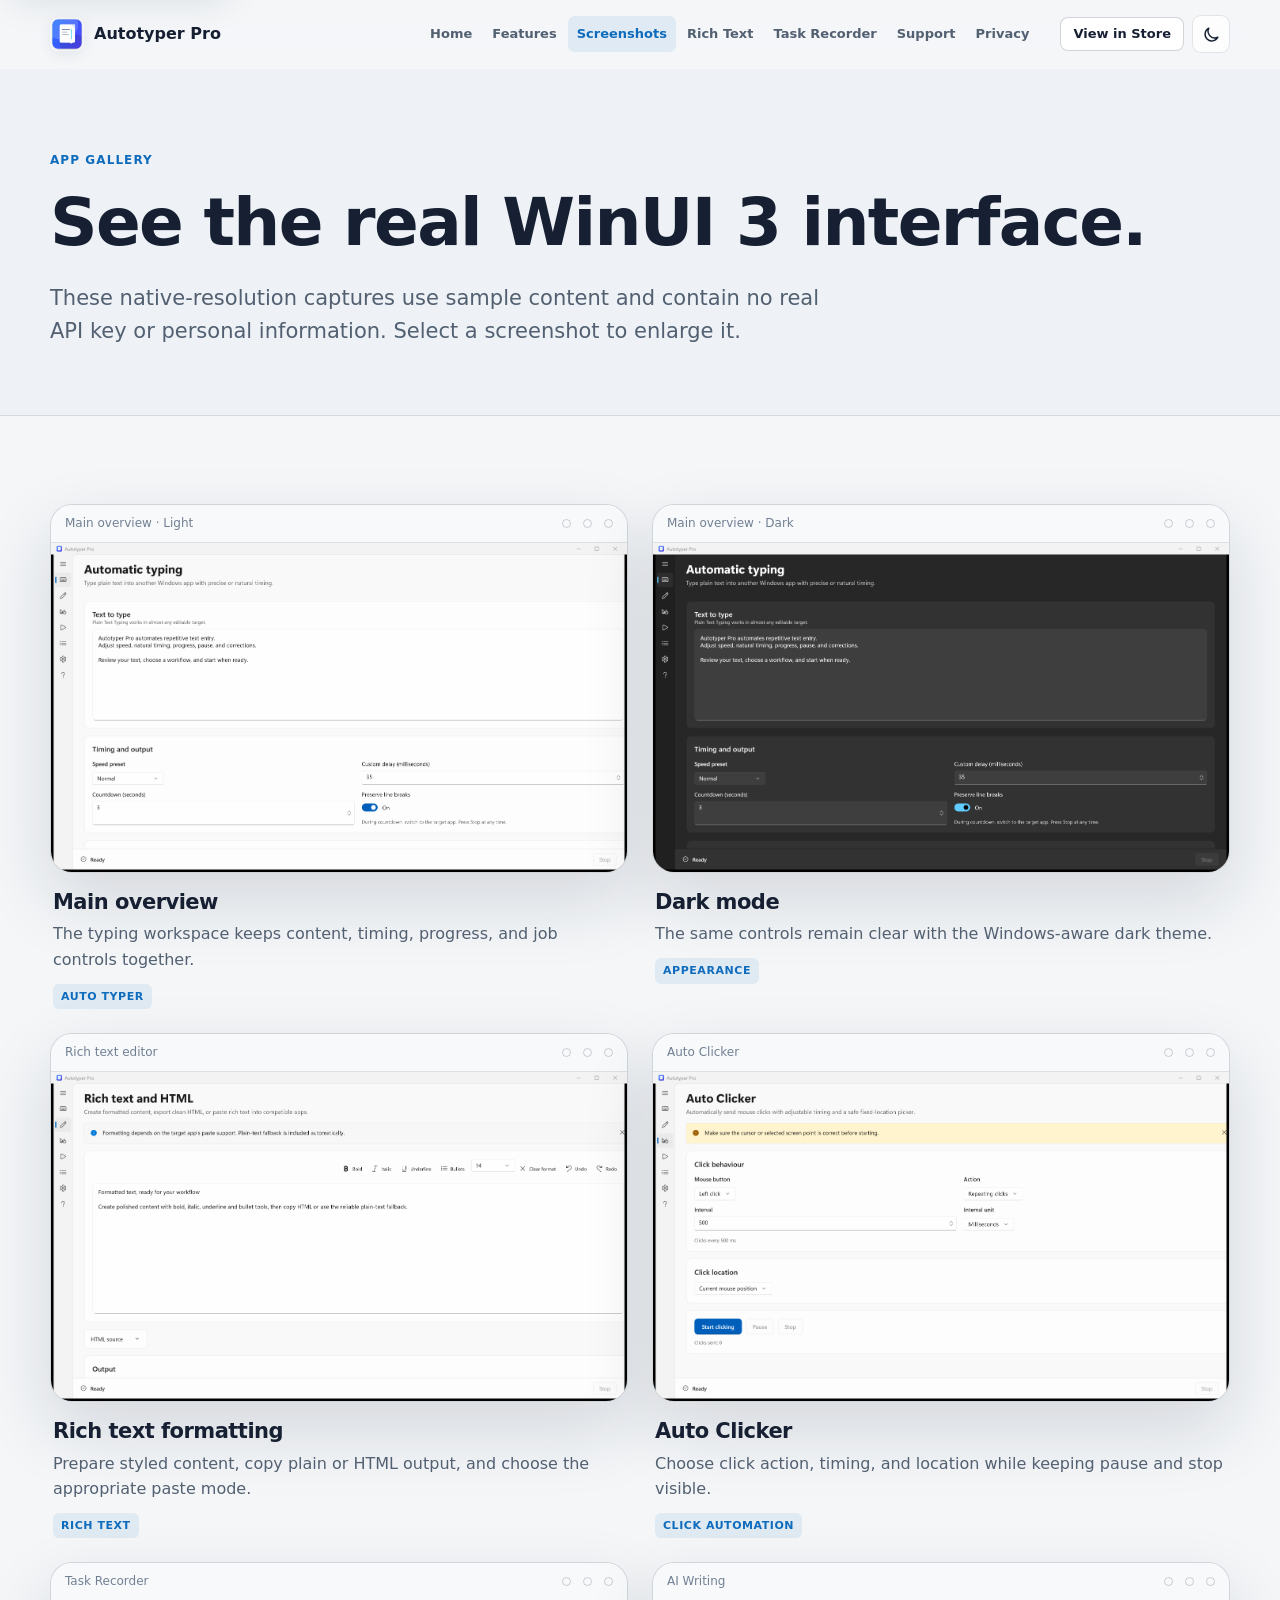
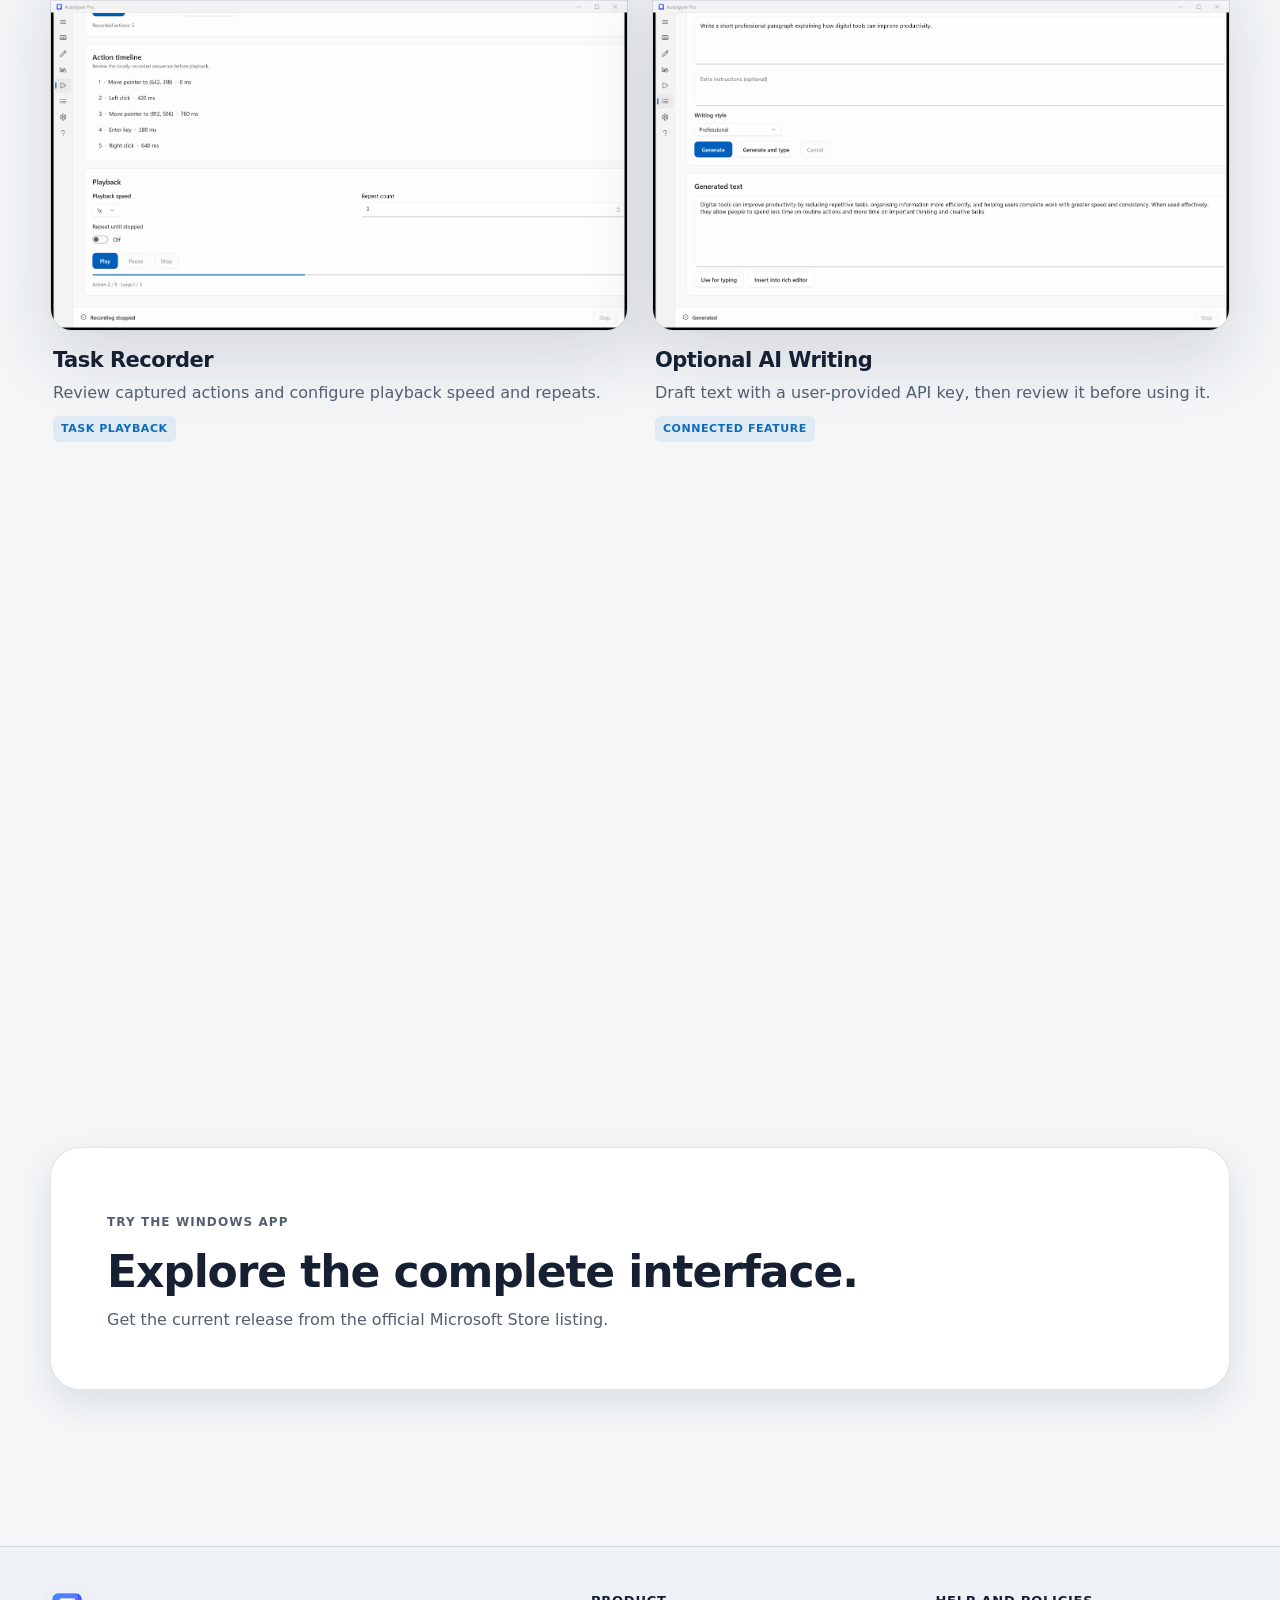
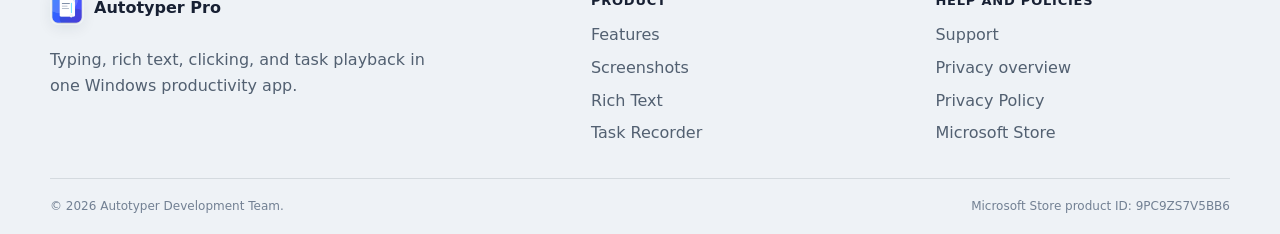
<file: screenshots.html>
<!doctype html>
<html lang="en-AU">
<head>
  <meta charset="utf-8"><meta name="viewport" content="width=device-width, initial-scale=1">
  <title>Screenshots — Autotyper Pro</title>
  <meta name="description" content="See the real Autotyper Pro WinUI 3 interface for typing, rich text, Auto Clicker, Task Recorder, optional AI Writing, and settings.">
  <meta name="theme-color" content="#f4f6f8" media="(prefers-color-scheme: light)"><meta name="theme-color" content="#11151b" media="(prefers-color-scheme: dark)">
  <meta property="og:type" content="website"><meta property="og:title" content="Screenshots — Autotyper Pro"><meta property="og:description" content="Real WinUI 3 screens from Autotyper Pro in light and dark themes."><meta property="og:image" content="assets/screenshots/main-overview-light.png">
  <link rel="icon" type="image/png" href="assets/icons/favicon.png"><link rel="stylesheet" href="styles.css"><script type="module" src="https://get.microsoft.com/badge/ms-store-badge.bundled.js"></script><script src="script.js" defer></script>
</head>
<body data-page="screenshots">
  <a class="skip-link" href="#main">Skip to main content</a>
  <header class="site-header" data-site-header><div class="nav-shell"><a class="brand-link" href="index.html" aria-label="Autotyper Pro home"><img src="assets/logo.png" alt="" width="34" height="34"><span>Autotyper Pro</span></a><button class="menu-button" type="button" data-menu-toggle aria-label="Open navigation" aria-expanded="false" aria-controls="primary-navigation"><svg viewBox="0 0 24 24" aria-hidden="true"><path d="M4 7h16M4 12h16M4 17h16"/></svg></button><nav class="primary-nav" id="primary-navigation" data-primary-nav aria-label="Primary navigation"><a href="index.html" data-page-link="home">Home</a><a href="features.html" data-page-link="features">Features</a><a href="screenshots.html" data-page-link="screenshots">Screenshots</a><a href="rich-text.html" data-page-link="rich-text">Rich Text</a><a href="task-recorder.html" data-page-link="task-recorder">Task Recorder</a><a href="support.html" data-page-link="support">Support</a><a href="privacy.html" data-page-link="privacy">Privacy</a></nav><div class="header-actions"><a class="button button-compact header-store" href="https://apps.microsoft.com/detail/9pc9zs7v5bb6">View in Store</a><button class="icon-button" type="button" data-theme-toggle aria-label="Switch colour theme"><svg class="theme-moon" viewBox="0 0 24 24" aria-hidden="true"><path d="M20 15.4A8.5 8.5 0 0 1 8.6 4a8.5 8.5 0 1 0 11.4 11.4Z"/></svg><svg class="theme-sun" viewBox="0 0 24 24" aria-hidden="true"><circle cx="12" cy="12" r="3.5"/><path d="M12 2v2M12 20v2M4.9 4.9l1.4 1.4M17.7 17.7l1.4 1.4M2 12h2M20 12h2M4.9 19.1l1.4-1.4M17.7 6.3l1.4-1.4"/></svg></button></div></div></header>

  <main id="main">
    <section class="page-hero compact"><div class="page-shell reveal"><p class="eyebrow">App gallery</p><h1>See the real WinUI 3 interface.</h1><p class="lede">These native-resolution captures use sample content and contain no real API key or personal information. Select a screenshot to enlarge it.</p></div></section>

    <section class="page-section page-shell" aria-labelledby="gallery-title">
      <h2 id="gallery-title" class="small-copy" style="position:absolute;clip:rect(0 0 0 0);clip-path:inset(50%)">Autotyper Pro screenshot gallery</h2>
      <div class="gallery-grid">
        <figure class="gallery-card reveal"><div class="app-window interactive"><button class="screenshot-button" type="button" data-screenshot-open data-image="assets/screenshots/main-overview-light.png" data-title="Main overview — Light" data-alt="Autotyper Pro typing page in light mode"><div class="app-window-bar"><span>Main overview · Light</span><span class="window-controls" aria-hidden="true"><span></span><span></span><span></span></span></div><img src="assets/screenshots/main-overview-light.png" alt="Autotyper Pro typing page in light mode with text, speed, progress, and action controls" width="2910" height="1660"></button></div><figcaption class="gallery-copy"><h3>Main overview</h3><p>The typing workspace keeps content, timing, progress, and job controls together.</p><span class="feature-tag">Auto Typer</span></figcaption></figure>
        <figure class="gallery-card reveal"><div class="app-window interactive"><button class="screenshot-button" type="button" data-screenshot-open data-image="assets/screenshots/main-overview-dark.png" data-title="Main overview — Dark" data-alt="Autotyper Pro main page in dark mode"><div class="app-window-bar"><span>Main overview · Dark</span><span class="window-controls" aria-hidden="true"><span></span><span></span><span></span></span></div><img src="assets/screenshots/main-overview-dark.png" alt="Autotyper Pro main workspace shown with the dark theme" width="2910" height="1660" loading="lazy"></button></div><figcaption class="gallery-copy"><h3>Dark mode</h3><p>The same controls remain clear with the Windows-aware dark theme.</p><span class="feature-tag">Appearance</span></figcaption></figure>
        <figure class="gallery-card reveal"><div class="app-window interactive"><button class="screenshot-button" type="button" data-screenshot-open data-image="assets/screenshots/rich-text-editor.png" data-title="Rich text editor" data-alt="Rich text editor with formatting toolbar"><div class="app-window-bar"><span>Rich text editor</span><span class="window-controls" aria-hidden="true"><span></span><span></span><span></span></span></div><img src="assets/screenshots/rich-text-editor.png" alt="Autotyper Pro rich text editor with formatting and paste controls" width="2910" height="1660" loading="lazy"></button></div><figcaption class="gallery-copy"><h3>Rich text formatting</h3><p>Prepare styled content, copy plain or HTML output, and choose the appropriate paste mode.</p><span class="feature-tag">Rich Text</span></figcaption></figure>
        <figure class="gallery-card reveal"><div class="app-window interactive"><button class="screenshot-button" type="button" data-screenshot-open data-image="assets/screenshots/auto-clicker.png" data-title="Auto Clicker" data-alt="Auto Clicker controls"><div class="app-window-bar"><span>Auto Clicker</span><span class="window-controls" aria-hidden="true"><span></span><span></span><span></span></span></div><img src="assets/screenshots/auto-clicker.png" alt="Auto Clicker page showing click type, interval, location, and playback controls" width="2910" height="1660" loading="lazy"></button></div><figcaption class="gallery-copy"><h3>Auto Clicker</h3><p>Choose click action, timing, and location while keeping pause and stop visible.</p><span class="feature-tag">Click automation</span></figcaption></figure>
        <figure class="gallery-card reveal"><div class="app-window interactive"><button class="screenshot-button" type="button" data-screenshot-open data-image="assets/screenshots/task-recorder.png" data-title="Task Recorder" data-alt="Task Recorder timeline and playback controls"><div class="app-window-bar"><span>Task Recorder</span><span class="window-controls" aria-hidden="true"><span></span><span></span><span></span></span></div><img src="assets/screenshots/task-recorder.png" alt="Task Recorder page with timeline, speed, repeat, pause, and stop controls" width="2910" height="1660" loading="lazy"></button></div><figcaption class="gallery-copy"><h3>Task Recorder</h3><p>Review captured actions and configure playback speed and repeats.</p><span class="feature-tag">Task playback</span></figcaption></figure>
        <figure class="gallery-card reveal"><div class="app-window interactive"><button class="screenshot-button" type="button" data-screenshot-open data-image="assets/screenshots/ai-writing.png" data-title="Optional AI Writing" data-alt="AI Writing page with prompt and generated text"><div class="app-window-bar"><span>AI Writing</span><span class="window-controls" aria-hidden="true"><span></span><span></span><span></span></span></div><img src="assets/screenshots/ai-writing.png" alt="Optional AI Writing page with prompt, style, and generated text areas; no real API key is shown" width="2910" height="1660" loading="lazy"></button></div><figcaption class="gallery-copy"><h3>Optional AI Writing</h3><p>Draft text with a user-provided API key, then review it before using it.</p><span class="feature-tag">Connected feature</span></figcaption></figure>
        <figure class="gallery-card reveal"><div class="app-window interactive"><button class="screenshot-button" type="button" data-screenshot-open data-image="assets/screenshots/human-like-typing.png" data-title="Human-like Typing" data-alt="Human-like typing and Mistake Mode settings"><div class="app-window-bar"><span>Human-like typing</span><span class="window-controls" aria-hidden="true"><span></span><span></span><span></span></span></div><img src="assets/screenshots/human-like-typing.png" alt="Human-like typing controls with average speed, timing variation, pauses, and Mistake Mode" width="2910" height="1660" loading="lazy"></button></div><figcaption class="gallery-copy"><h3>Human-like Typing</h3><p>Adjust average speed, randomness, pauses, and optional mistake correction.</p><span class="feature-tag">Typing profile</span></figcaption></figure>
        <figure class="gallery-card reveal"><div class="app-window interactive"><button class="screenshot-button" type="button" data-screenshot-open data-image="assets/screenshots/settings.png" data-title="Settings" data-alt="Autotyper Pro settings page"><div class="app-window-bar"><span>Settings</span><span class="window-controls" aria-hidden="true"><span></span><span></span><span></span></span></div><img src="assets/screenshots/settings.png" alt="Autotyper Pro settings page showing theme, start, restore, and automation preferences" width="2910" height="1660" loading="lazy"></button></div><figcaption class="gallery-copy"><h3>Settings</h3><p>Choose theme and workflow behaviour without exposing saved API credentials.</p><span class="feature-tag">Preferences</span></figcaption></figure>
      </div>
    </section>

    <section class="page-section page-shell"><div class="cta-panel reveal"><div><p class="eyebrow">Try the Windows app</p><h2>Explore the complete interface.</h2><p>Get the current release from the official Microsoft Store listing.</p></div><div class="store-badge-wrap" aria-label="Get Autotyper Pro from Microsoft Store"><ms-store-badge
 productid="9pc9zs7v5bb6"
 productname="Autotyper Pro"
 window-mode="direct"
 theme="auto"
 size="large"
 language="en-us"
 animation="on"> </ms-store-badge><a class="button button-primary badge-fallback" href="https://apps.microsoft.com/detail/9pc9zs7v5bb6">Get it from Microsoft Store</a></div></div></section>
  </main>

  <footer class="site-footer"><div class="page-shell footer-grid"><div class="footer-brand"><a class="brand-link" href="index.html"><img src="assets/logo.png" alt="" width="34" height="34"><span>Autotyper Pro</span></a><p>Typing, rich text, clicking, and task playback in one Windows productivity app.</p></div><div><p class="footer-heading">Product</p><div class="footer-links"><a href="features.html">Features</a><a href="screenshots.html">Screenshots</a><a href="rich-text.html">Rich Text</a><a href="task-recorder.html">Task Recorder</a></div></div><div><p class="footer-heading">Help and policies</p><div class="footer-links"><a href="support.html">Support</a><a href="privacy.html">Privacy overview</a><a href="https://krishna-dagwar.github.io/auto-typer-pro-privacy/">Privacy Policy</a><a href="https://apps.microsoft.com/detail/9pc9zs7v5bb6">Microsoft Store</a></div></div></div><div class="page-shell footer-bottom"><span>© <span data-year></span> Autotyper Development Team.</span><span>Microsoft Store product ID: 9PC9ZS7V5BB6</span></div></footer>
</body>
</html>
</file>
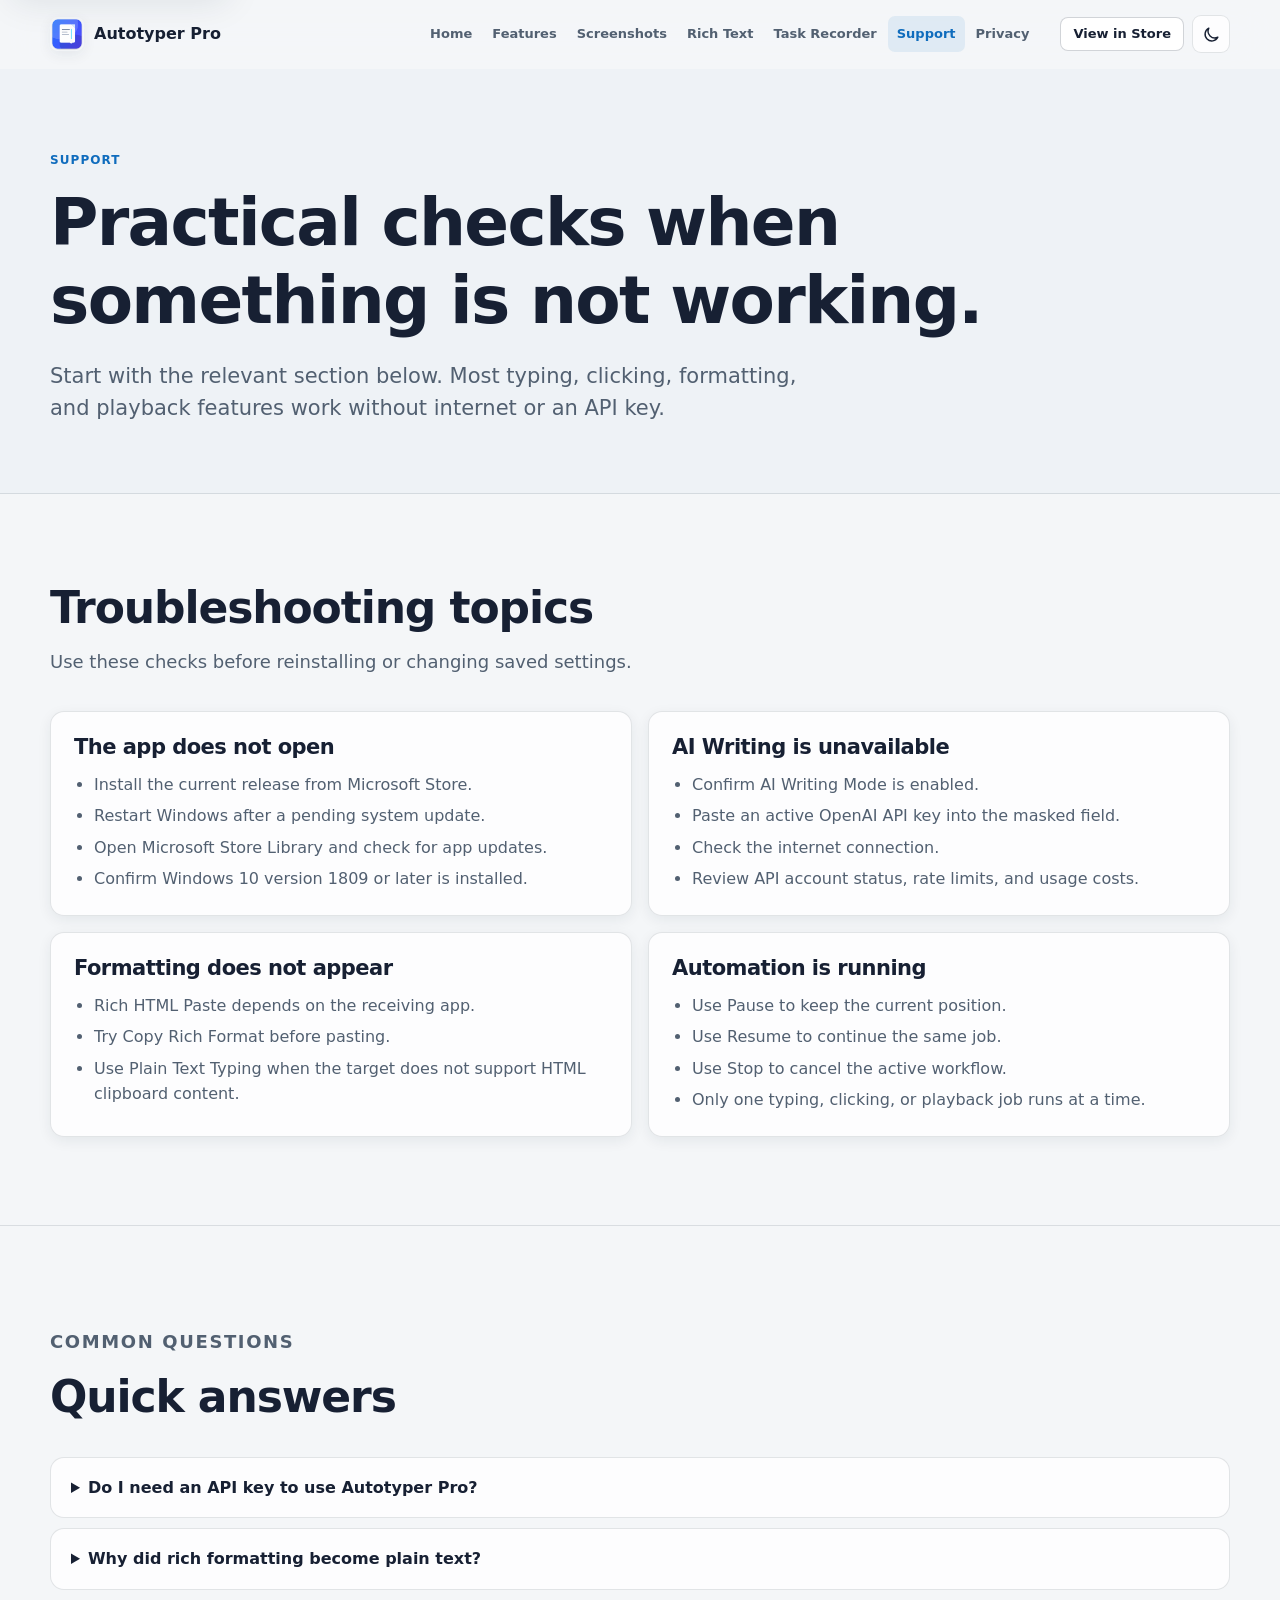
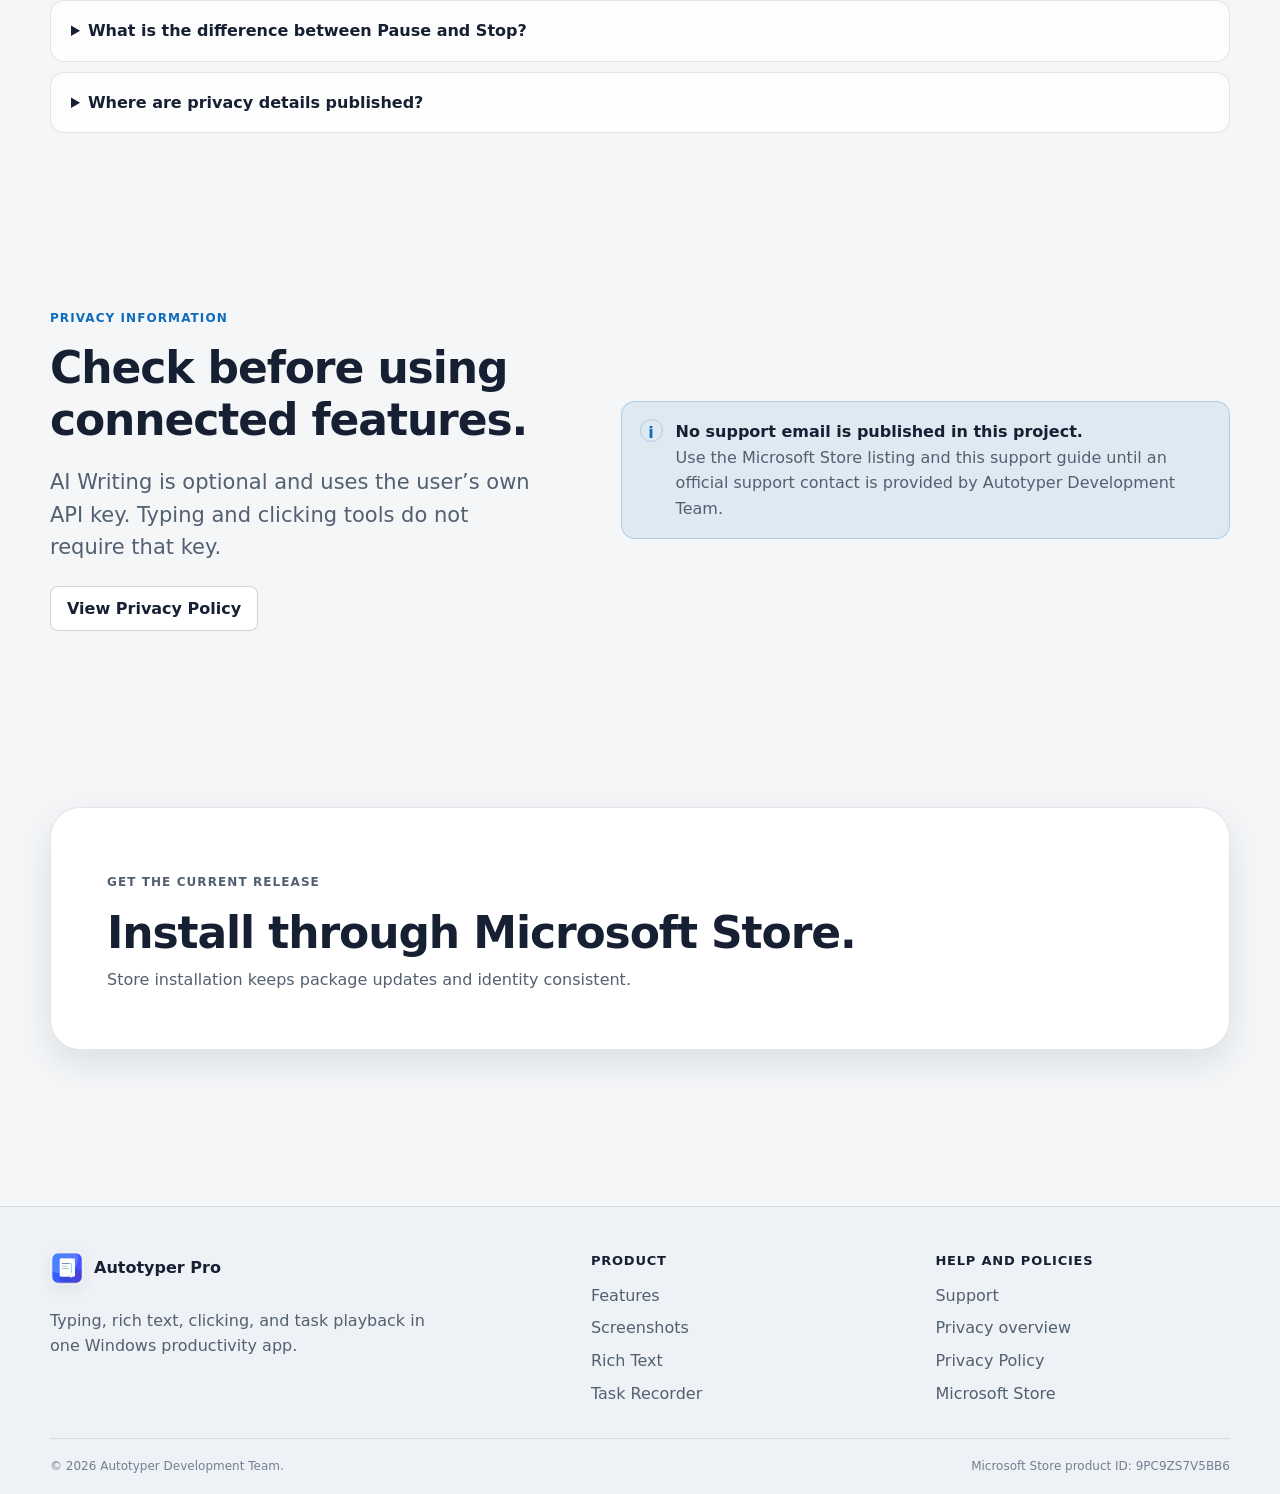
<file: support.html>
<!doctype html>
<html lang="en-AU">
<head>
  <meta charset="utf-8"><meta name="viewport" content="width=device-width, initial-scale=1">
  <title>Support — Autotyper Pro</title>
  <meta name="description" content="Troubleshooting guidance for launching Autotyper Pro, AI Writing, rich text paste, and automation controls.">
  <meta name="theme-color" content="#f4f6f8" media="(prefers-color-scheme: light)"><meta name="theme-color" content="#11151b" media="(prefers-color-scheme: dark)">
  <meta property="og:type" content="website"><meta property="og:title" content="Support — Autotyper Pro"><meta property="og:description" content="Practical help for Autotyper Pro features and workflows."><meta property="og:image" content="assets/posters/og-image.png">
  <link rel="icon" type="image/png" href="assets/icons/favicon.png"><link rel="stylesheet" href="styles.css"><script type="module" src="https://get.microsoft.com/badge/ms-store-badge.bundled.js"></script><script src="script.js" defer></script>
</head>
<body data-page="support">
  <a class="skip-link" href="#main">Skip to main content</a>
  <header class="site-header" data-site-header><div class="nav-shell"><a class="brand-link" href="index.html" aria-label="Autotyper Pro home"><img src="assets/logo.png" alt="" width="34" height="34"><span>Autotyper Pro</span></a><button class="menu-button" type="button" data-menu-toggle aria-label="Open navigation" aria-expanded="false" aria-controls="primary-navigation"><svg viewBox="0 0 24 24" aria-hidden="true"><path d="M4 7h16M4 12h16M4 17h16"/></svg></button><nav class="primary-nav" id="primary-navigation" data-primary-nav aria-label="Primary navigation"><a href="index.html" data-page-link="home">Home</a><a href="features.html" data-page-link="features">Features</a><a href="screenshots.html" data-page-link="screenshots">Screenshots</a><a href="rich-text.html" data-page-link="rich-text">Rich Text</a><a href="task-recorder.html" data-page-link="task-recorder">Task Recorder</a><a href="support.html" data-page-link="support">Support</a><a href="privacy.html" data-page-link="privacy">Privacy</a></nav><div class="header-actions"><a class="button button-compact header-store" href="https://apps.microsoft.com/detail/9pc9zs7v5bb6">View in Store</a><button class="icon-button" type="button" data-theme-toggle aria-label="Switch colour theme"><svg class="theme-moon" viewBox="0 0 24 24" aria-hidden="true"><path d="M20 15.4A8.5 8.5 0 0 1 8.6 4a8.5 8.5 0 1 0 11.4 11.4Z"/></svg><svg class="theme-sun" viewBox="0 0 24 24" aria-hidden="true"><circle cx="12" cy="12" r="3.5"/><path d="M12 2v2M12 20v2M4.9 4.9l1.4 1.4M17.7 17.7l1.4 1.4M2 12h2M20 12h2M4.9 19.1l1.4-1.4M17.7 6.3l1.4-1.4"/></svg></button></div></div></header>

  <main id="main">
    <section class="page-hero compact"><div class="page-shell reveal"><p class="eyebrow">Support</p><h1>Practical checks when something is not working.</h1><p class="lede">Start with the relevant section below. Most typing, clicking, formatting, and playback features work without internet or an API key.</p></div></section>

    <section class="page-section page-shell" aria-labelledby="support-topics"><div class="section-heading reveal"><h2 id="support-topics">Troubleshooting topics</h2><p>Use these checks before reinstalling or changing saved settings.</p></div><div class="support-grid"><article class="support-card reveal"><h3>The app does not open</h3><ul><li>Install the current release from Microsoft Store.</li><li>Restart Windows after a pending system update.</li><li>Open Microsoft Store Library and check for app updates.</li><li>Confirm Windows 10 version 1809 or later is installed.</li></ul></article><article class="support-card reveal"><h3>AI Writing is unavailable</h3><ul><li>Confirm AI Writing Mode is enabled.</li><li>Paste an active OpenAI API key into the masked field.</li><li>Check the internet connection.</li><li>Review API account status, rate limits, and usage costs.</li></ul></article><article class="support-card reveal"><h3>Formatting does not appear</h3><ul><li>Rich HTML Paste depends on the receiving app.</li><li>Try Copy Rich Format before pasting.</li><li>Use Plain Text Typing when the target does not support HTML clipboard content.</li></ul></article><article class="support-card reveal"><h3>Automation is running</h3><ul><li>Use Pause to keep the current position.</li><li>Use Resume to continue the same job.</li><li>Use Stop to cancel the active workflow.</li><li>Only one typing, clicking, or playback job runs at a time.</li></ul></article></div></section>

    <section class="page-section section-divider"><div class="page-shell"><div class="section-heading reveal"><p class="eyebrow">Common questions</p><h2>Quick answers</h2></div><div class="faq-list"><details class="reveal"><summary>Do I need an API key to use Autotyper Pro?</summary><p>No. Auto Typer, Auto Clicker, Rich Text, Task Recorder, Human-like Typing, Mistake Mode, themes, and settings work without an API key. A user-provided key is required only for optional AI Writing.</p></details><details class="reveal"><summary>Why did rich formatting become plain text?</summary><p>The receiving app chose the plain-text clipboard format or does not support HTML paste. Plain Text Typing works almost everywhere; formatted output depends on the target app.</p></details><details class="reveal"><summary>What is the difference between Pause and Stop?</summary><p>Pause keeps the current job position so it can resume. Stop cancels the job; the next Start begins a new workflow.</p></details><details class="reveal"><summary>Where are privacy details published?</summary><p>Read the <a href="https://krishna-dagwar.github.io/auto-typer-pro-privacy/">official Autotyper Pro Privacy Policy</a> for the complete wording.</p></details></div></div></section>

    <section class="page-section page-shell"><div class="split-layout"><div class="reveal"><p class="eyebrow">Privacy information</p><h2>Check before using connected features.</h2><p class="lede">AI Writing is optional and uses the user’s own API key. Typing and clicking tools do not require that key.</p><p style="margin-top:22px"><a class="button" href="https://krishna-dagwar.github.io/auto-typer-pro-privacy/">View Privacy Policy</a></p></div><div class="info-bar reveal"><span class="info-mark" aria-hidden="true">i</span><p><strong>No support email is published in this project.</strong><br>Use the Microsoft Store listing and this support guide until an official support contact is provided by Autotyper Development Team.</p></div></div></section>

    <section class="page-section page-shell"><div class="cta-panel reveal"><div><p class="eyebrow">Get the current release</p><h2>Install through Microsoft Store.</h2><p>Store installation keeps package updates and identity consistent.</p></div><div class="store-badge-wrap" aria-label="Get Autotyper Pro from Microsoft Store"><ms-store-badge
 productid="9pc9zs7v5bb6"
 productname="Autotyper Pro"
 window-mode="direct"
 theme="auto"
 size="large"
 language="en-us"
 animation="on"> </ms-store-badge><a class="button button-primary badge-fallback" href="https://apps.microsoft.com/detail/9pc9zs7v5bb6">Get it from Microsoft Store</a></div></div></section>
  </main>

  <footer class="site-footer"><div class="page-shell footer-grid"><div class="footer-brand"><a class="brand-link" href="index.html"><img src="assets/logo.png" alt="" width="34" height="34"><span>Autotyper Pro</span></a><p>Typing, rich text, clicking, and task playback in one Windows productivity app.</p></div><div><p class="footer-heading">Product</p><div class="footer-links"><a href="features.html">Features</a><a href="screenshots.html">Screenshots</a><a href="rich-text.html">Rich Text</a><a href="task-recorder.html">Task Recorder</a></div></div><div><p class="footer-heading">Help and policies</p><div class="footer-links"><a href="support.html">Support</a><a href="privacy.html">Privacy overview</a><a href="https://krishna-dagwar.github.io/auto-typer-pro-privacy/">Privacy Policy</a><a href="https://apps.microsoft.com/detail/9pc9zs7v5bb6">Microsoft Store</a></div></div></div><div class="page-shell footer-bottom"><span>© <span data-year></span> Autotyper Development Team.</span><span>Microsoft Store product ID: 9PC9ZS7V5BB6</span></div></footer>
</body>
</html>
</file>
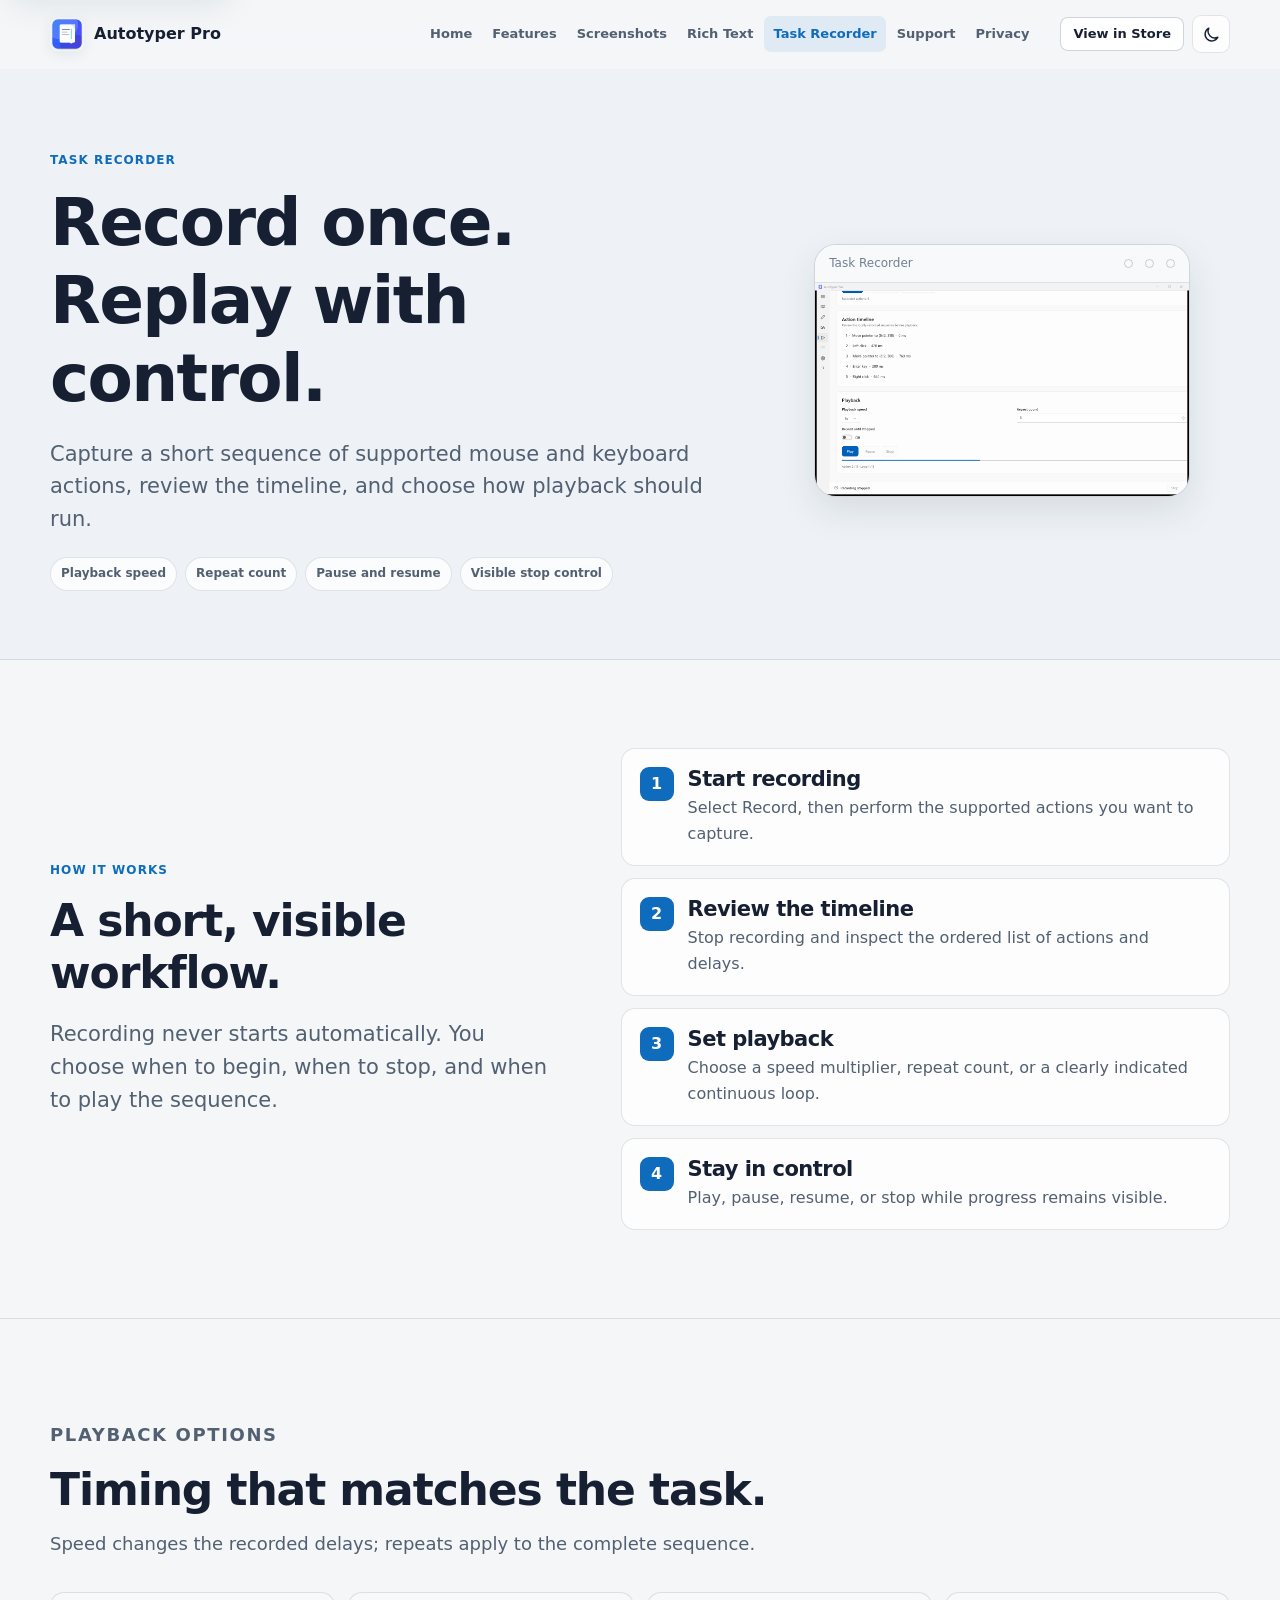
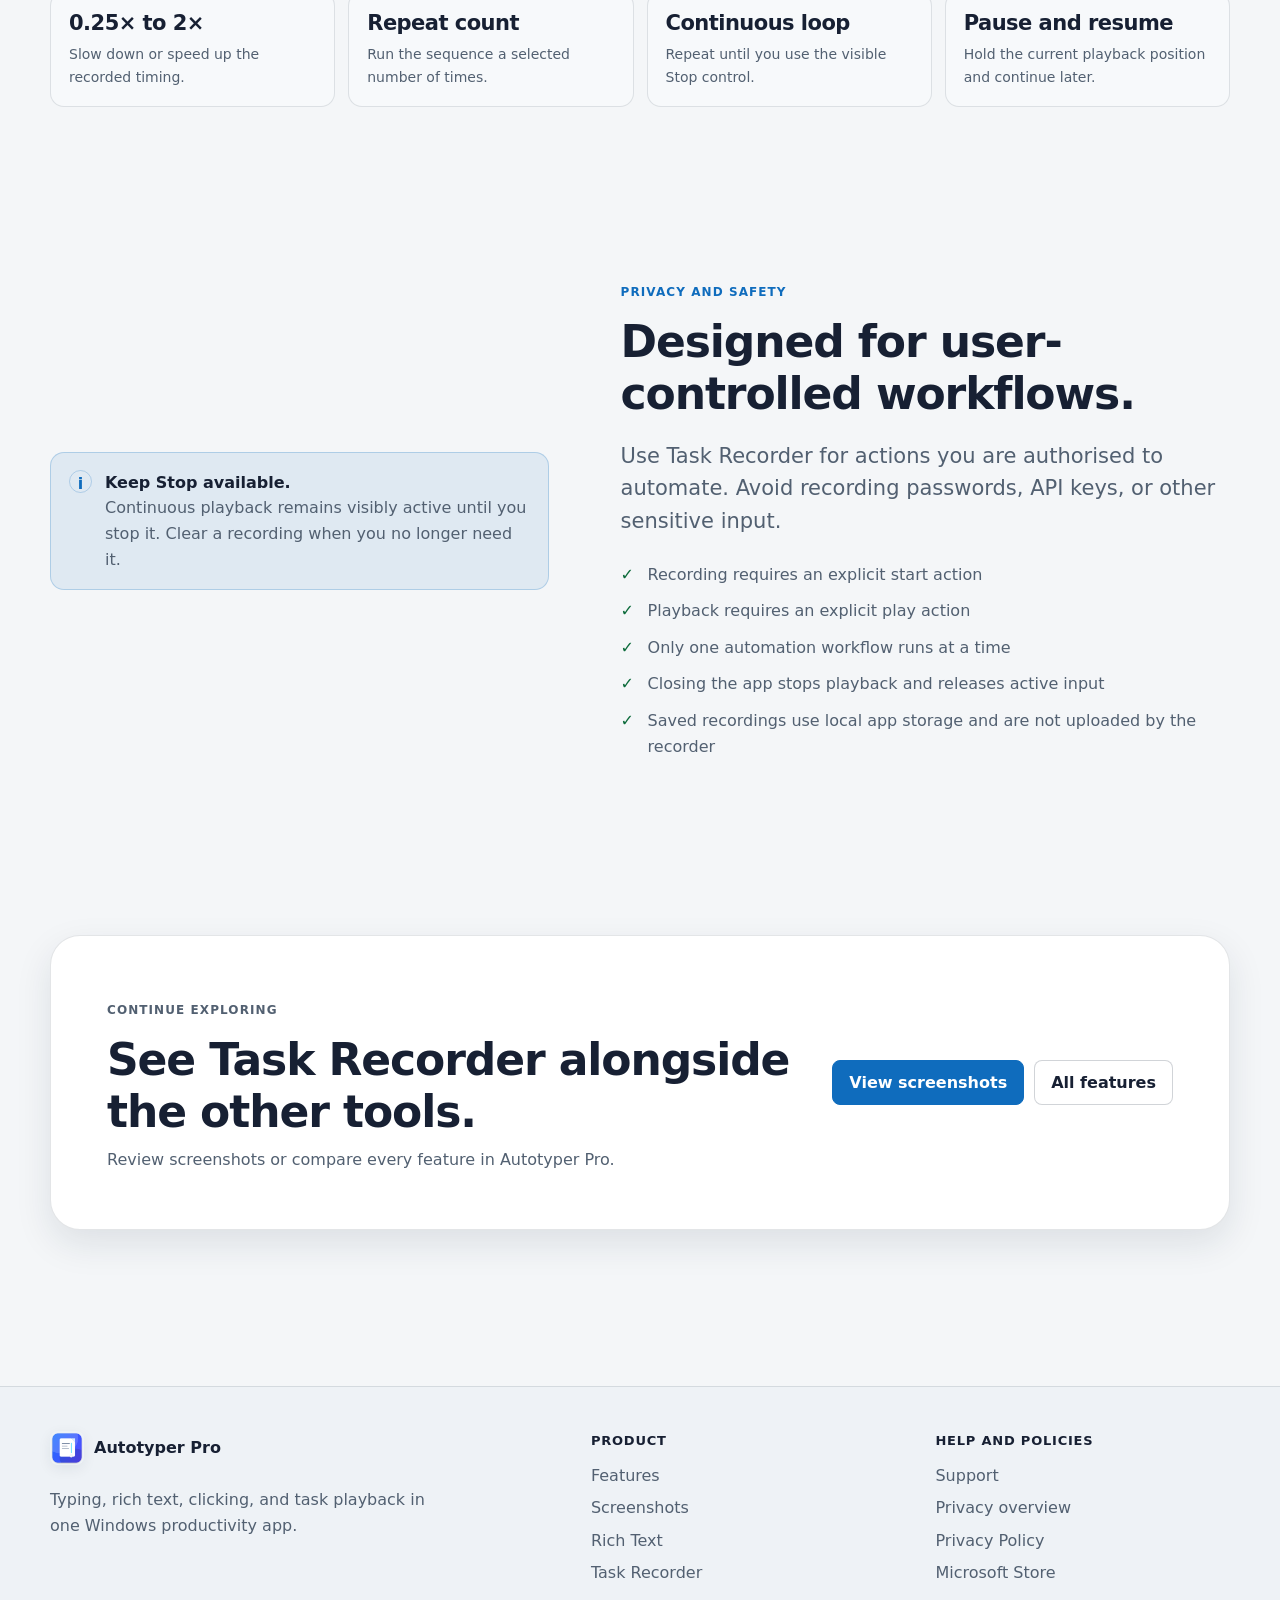
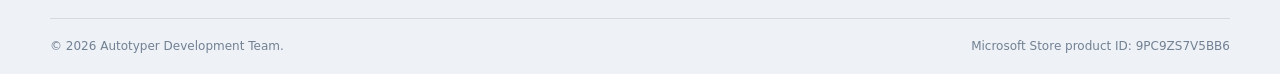
<file: task-recorder.html>
<!doctype html>
<html lang="en-AU">
<head>
  <meta charset="utf-8"><meta name="viewport" content="width=device-width, initial-scale=1">
  <title>Task Recorder — Autotyper Pro</title>
  <meta name="description" content="Learn how Autotyper Pro records short supported action sequences and replays them with speed, repeat, pause, resume, and stop controls.">
  <meta name="theme-color" content="#f4f6f8" media="(prefers-color-scheme: light)"><meta name="theme-color" content="#11151b" media="(prefers-color-scheme: dark)">
  <meta property="og:type" content="website"><meta property="og:title" content="Task Recorder — Autotyper Pro"><meta property="og:description" content="Record short action sequences and replay them with clear, user-controlled timing."><meta property="og:image" content="assets/screenshots/task-recorder.png">
  <link rel="icon" type="image/png" href="assets/icons/favicon.png"><link rel="stylesheet" href="styles.css"><script src="script.js" defer></script>
</head>
<body data-page="task-recorder">
  <a class="skip-link" href="#main">Skip to main content</a>
  <header class="site-header" data-site-header><div class="nav-shell"><a class="brand-link" href="index.html" aria-label="Autotyper Pro home"><img src="assets/logo.png" alt="" width="34" height="34"><span>Autotyper Pro</span></a><button class="menu-button" type="button" data-menu-toggle aria-label="Open navigation" aria-expanded="false" aria-controls="primary-navigation"><svg viewBox="0 0 24 24" aria-hidden="true"><path d="M4 7h16M4 12h16M4 17h16"/></svg></button><nav class="primary-nav" id="primary-navigation" data-primary-nav aria-label="Primary navigation"><a href="index.html" data-page-link="home">Home</a><a href="features.html" data-page-link="features">Features</a><a href="screenshots.html" data-page-link="screenshots">Screenshots</a><a href="rich-text.html" data-page-link="rich-text">Rich Text</a><a href="task-recorder.html" data-page-link="task-recorder">Task Recorder</a><a href="support.html" data-page-link="support">Support</a><a href="privacy.html" data-page-link="privacy">Privacy</a></nav><div class="header-actions"><a class="button button-compact header-store" href="https://apps.microsoft.com/detail/9pc9zs7v5bb6">View in Store</a><button class="icon-button" type="button" data-theme-toggle aria-label="Switch colour theme"><svg class="theme-moon" viewBox="0 0 24 24" aria-hidden="true"><path d="M20 15.4A8.5 8.5 0 0 1 8.6 4a8.5 8.5 0 1 0 11.4 11.4Z"/></svg><svg class="theme-sun" viewBox="0 0 24 24" aria-hidden="true"><circle cx="12" cy="12" r="3.5"/><path d="M12 2v2M12 20v2M4.9 4.9l1.4 1.4M17.7 17.7l1.4 1.4M2 12h2M20 12h2M4.9 19.1l1.4-1.4M17.7 6.3l1.4-1.4"/></svg></button></div></div></header>

  <main id="main">
    <section class="page-hero"><div class="page-shell"><div class="reveal"><p class="eyebrow">Task Recorder</p><h1>Record once. Replay with control.</h1><p class="lede">Capture a short sequence of supported mouse and keyboard actions, review the timeline, and choose how playback should run.</p><div class="chip-row"><span class="chip">Playback speed</span><span class="chip">Repeat count</span><span class="chip">Pause and resume</span><span class="chip">Visible stop control</span></div></div><figure class="app-window reveal"><div class="app-window-bar"><span>Task Recorder</span><span class="window-controls" aria-hidden="true"><span></span><span></span><span></span></span></div><img src="assets/screenshots/task-recorder.png" alt="Task Recorder page with an action timeline and playback controls" width="2910" height="1660"></figure></div></section>

    <section class="page-section page-shell"><div class="split-layout"><div class="reveal"><p class="eyebrow">How it works</p><h2>A short, visible workflow.</h2><p class="lede">Recording never starts automatically. You choose when to begin, when to stop, and when to play the sequence.</p></div><div class="step-list"><article class="step-item reveal"><span class="step-number">1</span><div><h3>Start recording</h3><p>Select Record, then perform the supported actions you want to capture.</p></div></article><article class="step-item reveal"><span class="step-number">2</span><div><h3>Review the timeline</h3><p>Stop recording and inspect the ordered list of actions and delays.</p></div></article><article class="step-item reveal"><span class="step-number">3</span><div><h3>Set playback</h3><p>Choose a speed multiplier, repeat count, or a clearly indicated continuous loop.</p></div></article><article class="step-item reveal"><span class="step-number">4</span><div><h3>Stay in control</h3><p>Play, pause, resume, or stop while progress remains visible.</p></div></article></div></div></section>

    <section class="page-section section-divider"><div class="page-shell"><div class="section-heading reveal"><p class="eyebrow">Playback options</p><h2>Timing that matches the task.</h2><p>Speed changes the recorded delays; repeats apply to the complete sequence.</p></div><div class="control-grid"><article class="control-card reveal"><h3>0.25× to 2×</h3><p>Slow down or speed up the recorded timing.</p></article><article class="control-card reveal"><h3>Repeat count</h3><p>Run the sequence a selected number of times.</p></article><article class="control-card reveal"><h3>Continuous loop</h3><p>Repeat until you use the visible Stop control.</p></article><article class="control-card reveal"><h3>Pause and resume</h3><p>Hold the current playback position and continue later.</p></article></div></div></section>

    <section class="page-section page-shell"><div class="split-layout reverse"><div class="reveal"><p class="eyebrow">Privacy and safety</p><h2>Designed for user-controlled workflows.</h2><p class="lede">Use Task Recorder for actions you are authorised to automate. Avoid recording passwords, API keys, or other sensitive input.</p><ul class="check-list"><li>Recording requires an explicit start action</li><li>Playback requires an explicit play action</li><li>Only one automation workflow runs at a time</li><li>Closing the app stops playback and releases active input</li><li>Saved recordings use local app storage and are not uploaded by the recorder</li></ul></div><div class="info-bar reveal"><span class="info-mark" aria-hidden="true">i</span><p><strong>Keep Stop available.</strong><br>Continuous playback remains visibly active until you stop it. Clear a recording when you no longer need it.</p></div></div></section>

    <section class="page-section page-shell"><div class="cta-panel reveal"><div><p class="eyebrow">Continue exploring</p><h2>See Task Recorder alongside the other tools.</h2><p>Review screenshots or compare every feature in Autotyper Pro.</p></div><div style="display:flex;flex-wrap:wrap;gap:10px"><a class="button button-primary" href="screenshots.html">View screenshots</a><a class="button" href="features.html">All features</a></div></div></section>
  </main>

  <footer class="site-footer"><div class="page-shell footer-grid"><div class="footer-brand"><a class="brand-link" href="index.html"><img src="assets/logo.png" alt="" width="34" height="34"><span>Autotyper Pro</span></a><p>Typing, rich text, clicking, and task playback in one Windows productivity app.</p></div><div><p class="footer-heading">Product</p><div class="footer-links"><a href="features.html">Features</a><a href="screenshots.html">Screenshots</a><a href="rich-text.html">Rich Text</a><a href="task-recorder.html">Task Recorder</a></div></div><div><p class="footer-heading">Help and policies</p><div class="footer-links"><a href="support.html">Support</a><a href="privacy.html">Privacy overview</a><a href="https://krishna-dagwar.github.io/auto-typer-pro-privacy/">Privacy Policy</a><a href="https://apps.microsoft.com/detail/9pc9zs7v5bb6">Microsoft Store</a></div></div></div><div class="page-shell footer-bottom"><span>© <span data-year></span> Autotyper Development Team.</span><span>Microsoft Store product ID: 9PC9ZS7V5BB6</span></div></footer>
</body>
</html>
</file>
<file: styles.css>
:root {
  color-scheme: light;
  --font-ui: "Segoe UI Variable", "Segoe UI", system-ui, -apple-system, BlinkMacSystemFont, sans-serif;
  --background: #f4f6f8;
  --background-subtle: #eef2f6;
  --surface: rgba(255, 255, 255, 0.78);
  --surface-solid: #ffffff;
  --surface-elevated: #ffffff;
  --surface-muted: #f7f9fb;
  --border: rgba(28, 43, 61, 0.12);
  --border-strong: rgba(28, 43, 61, 0.20);
  --text-primary: #172033;
  --text-secondary: #526071;
  --text-tertiary: #728093;
  --accent: #0f6cbd;
  --accent-hover: #0c5ca3;
  --accent-soft: rgba(15, 108, 189, 0.09);
  --accent-border: rgba(15, 108, 189, 0.23);
  --success: #0b6a3a;
  --warning: #8a4b00;
  --shadow-sm: 0 4px 14px rgba(21, 37, 55, 0.07);
  --shadow-md: 0 14px 36px rgba(21, 37, 55, 0.10);
  --shadow-lg: 0 28px 70px rgba(21, 37, 55, 0.14);
  --radius-sm: 8px;
  --radius-md: 14px;
  --radius-lg: 22px;
  --radius-xl: 30px;
  --content: 1180px;
  --header-height: 68px;
}

:root[data-theme="dark"] {
  color-scheme: dark;
  --background: #11151b;
  --background-subtle: #171c24;
  --surface: rgba(31, 37, 46, 0.80);
  --surface-solid: #1c222b;
  --surface-elevated: #222a35;
  --surface-muted: #181e27;
  --border: rgba(255, 255, 255, 0.09);
  --border-strong: rgba(255, 255, 255, 0.16);
  --text-primary: #f2f5f8;
  --text-secondary: #bdc7d3;
  --text-tertiary: #909dac;
  --accent: #67b7f7;
  --accent-hover: #8ac9fa;
  --accent-soft: rgba(103, 183, 247, 0.11);
  --accent-border: rgba(103, 183, 247, 0.28);
  --success: #6ccb93;
  --warning: #ffc06a;
  --shadow-sm: 0 4px 14px rgba(0, 0, 0, 0.20);
  --shadow-md: 0 14px 36px rgba(0, 0, 0, 0.28);
  --shadow-lg: 0 28px 70px rgba(0, 0, 0, 0.38);
}

@media (prefers-color-scheme: dark) {
  :root:not([data-theme="light"]) {
    color-scheme: dark;
    --background: #11151b;
    --background-subtle: #171c24;
    --surface: rgba(31, 37, 46, 0.80);
    --surface-solid: #1c222b;
    --surface-elevated: #222a35;
    --surface-muted: #181e27;
    --border: rgba(255, 255, 255, 0.09);
    --border-strong: rgba(255, 255, 255, 0.16);
    --text-primary: #f2f5f8;
    --text-secondary: #bdc7d3;
    --text-tertiary: #909dac;
    --accent: #67b7f7;
    --accent-hover: #8ac9fa;
    --accent-soft: rgba(103, 183, 247, 0.11);
    --accent-border: rgba(103, 183, 247, 0.28);
    --success: #6ccb93;
    --warning: #ffc06a;
    --shadow-sm: 0 4px 14px rgba(0, 0, 0, 0.20);
    --shadow-md: 0 14px 36px rgba(0, 0, 0, 0.28);
    --shadow-lg: 0 28px 70px rgba(0, 0, 0, 0.38);
  }
}

*, *::before, *::after { box-sizing: border-box; }

html {
  scroll-behavior: smooth;
  scroll-padding-top: calc(var(--header-height) + 20px);
  overflow-x: clip;
}

body {
  margin: 0;
  min-width: 320px;
  min-height: 100vh;
  overflow-x: clip;
  background: var(--background);
  color: var(--text-primary);
  font-family: "Segoe UI Variable", "Segoe UI", system-ui, -apple-system, BlinkMacSystemFont, sans-serif;
  font-size: 16px;
  line-height: 1.6;
  text-rendering: optimizeLegibility;
  -webkit-font-smoothing: antialiased;
}

button, input, select, textarea { font: inherit; }
button, a { -webkit-tap-highlight-color: transparent; }
img { display: block; max-width: 100%; }
a { color: var(--accent); text-decoration-thickness: 1px; text-underline-offset: 3px; }
a:hover { color: var(--accent-hover); }

:focus-visible {
  outline: 3px solid color-mix(in srgb, var(--accent) 72%, transparent);
  outline-offset: 3px;
}

.skip-link {
  position: fixed;
  z-index: 1000;
  top: 10px;
  left: 12px;
  padding: 10px 14px;
  transform: translateY(-150%);
  border-radius: var(--radius-sm);
  background: var(--surface-solid);
  box-shadow: var(--shadow-md);
  color: var(--text-primary);
  font-weight: 700;
}
.skip-link:focus { transform: translateY(0); }

.site-header {
  position: sticky;
  z-index: 100;
  top: 0;
  min-height: var(--header-height);
  border-bottom: 1px solid transparent;
  background: color-mix(in srgb, var(--background) 86%, transparent);
  backdrop-filter: blur(20px) saturate(125%);
  transition: border-color 180ms ease, box-shadow 180ms ease;
}
.site-header.is-scrolled { border-color: var(--border); box-shadow: 0 5px 20px rgba(20, 36, 52, 0.06); }

.nav-shell {
  width: min(calc(100% - 32px), var(--content));
  min-height: var(--header-height);
  margin-inline: auto;
  display: flex;
  align-items: center;
  gap: 22px;
}

.brand-link {
  display: inline-flex;
  flex: 0 0 auto;
  align-items: center;
  gap: 10px;
  color: var(--text-primary);
  font-size: 16px;
  font-weight: 720;
  text-decoration: none;
  white-space: nowrap;
}
.brand-link img { width: 34px; height: 34px; border-radius: 8px; box-shadow: var(--shadow-sm); }

.primary-nav { margin-left: auto; display: flex; align-items: center; gap: 2px; }
.primary-nav a {
  padding: 8px 9px;
  border-radius: 7px;
  color: var(--text-secondary);
  font-size: 13px;
  font-weight: 650;
  text-decoration: none;
  white-space: nowrap;
}
.primary-nav a:hover { background: var(--surface); color: var(--text-primary); }
.primary-nav a[aria-current="page"] { background: var(--accent-soft); color: var(--accent); }

.header-actions { display: flex; align-items: center; gap: 8px; }
.icon-button,
.menu-button {
  width: 38px;
  height: 38px;
  padding: 0;
  display: grid;
  place-items: center;
  border: 1px solid var(--border);
  border-radius: 9px;
  background: var(--surface);
  color: var(--text-primary);
  cursor: pointer;
  transition: background 160ms ease, border-color 160ms ease;
}
.icon-button:hover, .menu-button:hover { border-color: var(--border-strong); background: var(--surface-elevated); }
.icon-button svg, .menu-button svg { width: 19px; height: 19px; fill: none; stroke: currentColor; stroke-linecap: round; stroke-linejoin: round; stroke-width: 1.8; }
.menu-button { display: none; }
.theme-sun { display: none; }
:root[data-theme="dark"] .theme-sun { display: block; }
:root[data-theme="dark"] .theme-moon { display: none; }

.button {
  min-height: 40px;
  padding: 9px 16px;
  display: inline-flex;
  align-items: center;
  justify-content: center;
  gap: 8px;
  border: 1px solid var(--border-strong);
  border-radius: 8px;
  background: var(--surface-elevated);
  color: var(--text-primary);
  font-weight: 650;
  text-decoration: none;
  transition: background 160ms ease, border-color 160ms ease, transform 160ms ease, box-shadow 160ms ease;
}
.button:hover { transform: translateY(-1px); border-color: var(--accent-border); color: var(--text-primary); box-shadow: var(--shadow-sm); }
.button-primary { border-color: var(--accent); background: var(--accent); color: #fff; }
.button-primary:hover { border-color: var(--accent-hover); background: var(--accent-hover); color: #fff; }
.button-compact { min-height: 34px; padding: 6px 12px; font-size: 13px; }

.page-shell { width: min(calc(100% - 40px), var(--content)); margin-inline: auto; }
.page-section { padding-block: clamp(54px, 7vw, 88px); }
.section-divider { border-top: 1px solid var(--border); }

h1, h2, h3, h4 {
  margin: 0;
  font-family: var(--font-ui);
  line-height: 1.18;
  letter-spacing: -0.025em;
}
h1 { font-size: clamp(42px, 6vw, 66px); font-weight: 740; }
h2 { font-size: clamp(30px, 4vw, 44px); font-weight: 720; }
h3 { font-size: 21px; font-weight: 700; }
h4 { font-size: 16px; font-weight: 700; }
p { margin: 0; }

.eyebrow {
  margin-bottom: 14px;
  color: var(--accent);
  font-size: 12px;
  font-weight: 750;
  letter-spacing: 0.09em;
  text-transform: uppercase;
}
.lede { max-width: 720px; margin-top: 20px; color: var(--text-secondary); font-size: clamp(18px, 2vw, 21px); line-height: 1.55; }
.body-copy { color: var(--text-secondary); }
.small-copy { color: var(--text-tertiary); font-size: 13px; }
.section-heading { max-width: 760px; margin-bottom: 34px; }
.section-heading p { margin-top: 14px; color: var(--text-secondary); font-size: 18px; }

.home-hero {
  padding-block: clamp(52px, 8vw, 92px);
  display: grid;
  grid-template-columns: minmax(0, 0.92fr) minmax(460px, 1.08fr);
  align-items: center;
  gap: clamp(40px, 6vw, 74px);
}
.hero-copy { min-width: 0; }
.hero-product { margin-bottom: 20px; display: flex; align-items: center; gap: 13px; font-weight: 720; }
.hero-product img { width: 50px; height: 50px; border-radius: 12px; box-shadow: var(--shadow-sm); }
.store-badge-wrap { min-height: 70px; margin-top: 27px; display: flex; align-items: center; }
.store-badge-wrap ms-store-badge { display: block; }
.badge-fallback { display: none; }
.store-badge-wrap.badge-unavailable ms-store-badge { display: none; }
.store-badge-wrap.badge-unavailable .badge-fallback { display: inline-flex; }
.chip-row { margin-top: 22px; display: flex; flex-wrap: wrap; gap: 8px; }
.chip { padding: 6px 10px; border: 1px solid var(--border); border-radius: 999px; background: var(--surface); color: var(--text-secondary); font-size: 12px; font-weight: 650; }

.app-window {
  overflow: hidden;
  border: 1px solid var(--border-strong);
  border-radius: var(--radius-lg);
  background: var(--surface-solid);
  box-shadow: var(--shadow-lg);
}
.app-window-bar {
  height: 38px;
  padding-inline: 14px;
  display: flex;
  align-items: center;
  justify-content: space-between;
  border-bottom: 1px solid var(--border);
  background: var(--surface-muted);
  color: var(--text-tertiary);
  font-size: 12px;
}
.window-controls { display: flex; gap: 12px; }
.window-controls span { width: 9px; height: 9px; border: 1px solid var(--border-strong); border-radius: 50%; }
.app-window img { width: 100%; height: auto; background: var(--surface-muted); }
.app-window figcaption { padding: 12px 15px; border-top: 1px solid var(--border); color: var(--text-secondary); font-size: 13px; }
.app-window.interactive { transition: transform 180ms ease, box-shadow 180ms ease; }
.app-window.interactive:hover { transform: translateY(-3px); box-shadow: var(--shadow-lg); }

.fact-strip {
  padding: 18px 22px;
  display: grid;
  grid-template-columns: repeat(3, 1fr);
  gap: 18px;
  border: 1px solid var(--border);
  border-radius: var(--radius-md);
  background: var(--surface);
  backdrop-filter: blur(18px);
}
.fact-strip strong { display: block; margin-bottom: 2px; font-size: 14px; }
.fact-strip span { color: var(--text-tertiary); font-size: 12px; }

.page-hero {
  padding-block: clamp(52px, 7vw, 82px) clamp(42px, 6vw, 68px);
  border-bottom: 1px solid var(--border);
  background: var(--background-subtle);
}
.page-hero .page-shell { display: grid; grid-template-columns: minmax(0, 1fr) minmax(320px, 0.68fr); align-items: center; gap: 54px; }
.page-hero.compact .page-shell { display: block; }
.page-hero.compact .lede { max-width: 780px; }
.page-hero .app-window { box-shadow: var(--shadow-md); }

.link-card-grid, .feature-grid, .support-grid { display: grid; grid-template-columns: repeat(3, minmax(0, 1fr)); gap: 16px; }
.link-card,
.feature-card,
.support-card {
  min-width: 0;
  padding: 23px;
  border: 1px solid var(--border);
  border-radius: var(--radius-md);
  background: var(--surface);
  box-shadow: var(--shadow-sm);
}
.link-card { color: var(--text-primary); text-decoration: none; transition: transform 170ms ease, border-color 170ms ease, background 170ms ease; }
.link-card:hover { transform: translateY(-2px); border-color: var(--accent-border); background: var(--surface-elevated); color: var(--text-primary); }
.link-card p, .feature-card p, .support-card p { margin-top: 10px; color: var(--text-secondary); }
.card-link { margin-top: 18px; display: inline-flex; align-items: center; gap: 6px; color: var(--accent); font-size: 14px; font-weight: 700; }

.feature-grid { grid-template-columns: repeat(2, minmax(0, 1fr)); }
.feature-card { display: grid; grid-template-columns: auto 1fr; gap: 16px; }
.feature-icon {
  width: 40px;
  height: 40px;
  display: grid;
  place-items: center;
  border: 1px solid var(--accent-border);
  border-radius: 10px;
  background: var(--accent-soft);
  color: var(--accent);
}
.feature-icon svg { width: 21px; height: 21px; fill: none; stroke: currentColor; stroke-width: 1.7; stroke-linecap: round; stroke-linejoin: round; }

.split-layout { display: grid; grid-template-columns: minmax(0, 0.9fr) minmax(360px, 1.1fr); align-items: center; gap: clamp(36px, 6vw, 72px); }
.split-layout.reverse > :first-child { order: 2; }
.split-layout.reverse > :last-child { order: 1; }
.check-list { margin: 24px 0 0; padding: 0; list-style: none; display: grid; gap: 11px; }
.check-list li { position: relative; padding-left: 27px; color: var(--text-secondary); }
.check-list li::before { content: "✓"; position: absolute; left: 0; top: 0; color: var(--success); font-weight: 800; }

.gallery-grid { display: grid; grid-template-columns: repeat(2, minmax(0, 1fr)); gap: 24px; }
.gallery-card { margin: 0; }
.screenshot-button { width: 100%; padding: 0; border: 0; background: transparent; color: inherit; cursor: zoom-in; }
.gallery-card .app-window-bar { text-align: left; }
.gallery-copy { padding: 17px 3px 0; }
.gallery-copy p { margin-top: 7px; color: var(--text-secondary); }
.feature-tag { margin-top: 11px; display: inline-flex; padding: 4px 8px; border-radius: 6px; background: var(--accent-soft); color: var(--accent); font-size: 11px; font-weight: 750; text-transform: uppercase; letter-spacing: .05em; }

.toolbar-demo { padding: 14px; display: flex; flex-wrap: wrap; gap: 7px; border: 1px solid var(--border); border-radius: var(--radius-md); background: var(--surface-muted); }
.tool-button { min-width: 38px; height: 36px; padding: 0 10px; display: grid; place-items: center; border: 1px solid var(--border); border-radius: 7px; background: var(--surface-solid); color: var(--text-primary); font-weight: 700; }
.tool-divider { width: 1px; margin: 4px 3px; background: var(--border); }

.mode-grid { margin-top: 26px; display: grid; grid-template-columns: repeat(2, 1fr); gap: 14px; }
.mode-card { padding: 20px; border: 1px solid var(--border); border-radius: var(--radius-md); background: var(--surface-muted); }
.mode-card p { margin-top: 8px; color: var(--text-secondary); }
.mode-card strong { color: var(--accent); }

.step-list { display: grid; gap: 12px; }
.step-item { padding: 18px; display: grid; grid-template-columns: 34px 1fr; gap: 14px; border: 1px solid var(--border); border-radius: var(--radius-md); background: var(--surface); }
.step-number { width: 34px; height: 34px; display: grid; place-items: center; border-radius: 9px; background: var(--accent); color: white; font-weight: 750; }
.step-item p { margin-top: 4px; color: var(--text-secondary); }

.control-grid { display: grid; grid-template-columns: repeat(4, minmax(0, 1fr)); gap: 13px; }
.control-card { padding: 18px; border: 1px solid var(--border); border-radius: var(--radius-md); background: var(--surface-muted); }
.control-card p { margin-top: 7px; color: var(--text-secondary); font-size: 14px; }

.info-bar { padding: 17px 18px; display: flex; gap: 13px; border: 1px solid var(--accent-border); border-radius: var(--radius-md); background: var(--accent-soft); color: var(--text-secondary); }
.info-bar strong { color: var(--text-primary); }
.info-mark { flex: 0 0 auto; width: 23px; height: 23px; display: grid; place-items: center; border: 1px solid var(--accent-border); border-radius: 50%; color: var(--accent); font-weight: 750; }

.comparison-table { width: 100%; border-collapse: separate; border-spacing: 0; overflow: hidden; border: 1px solid var(--border); border-radius: var(--radius-md); background: var(--surface); }
.comparison-table th, .comparison-table td { padding: 16px 18px; text-align: left; border-bottom: 1px solid var(--border); }
.comparison-table th { background: var(--surface-muted); font-size: 13px; }
.comparison-table td { color: var(--text-secondary); }
.comparison-table tr:last-child td { border-bottom: 0; }

.support-grid { grid-template-columns: repeat(2, minmax(0, 1fr)); }
.support-card h3 { margin-bottom: 8px; }
.support-card ul { margin: 12px 0 0; padding-left: 20px; color: var(--text-secondary); }
.support-card li + li { margin-top: 6px; }

.faq-list { display: grid; gap: 10px; }
.faq-list details { border: 1px solid var(--border); border-radius: var(--radius-md); background: var(--surface); }
.faq-list summary { padding: 17px 20px; cursor: pointer; font-weight: 700; }
.faq-list details p { padding: 0 20px 19px; color: var(--text-secondary); }

.cta-panel {
  padding: clamp(30px, 6vw, 56px);
  display: grid;
  grid-template-columns: 1fr auto;
  align-items: center;
  gap: 30px;
  border: 1px solid var(--border);
  border-radius: var(--radius-xl);
  background: var(--surface-elevated);
  box-shadow: var(--shadow-md);
}
.cta-panel p { margin-top: 9px; color: var(--text-secondary); }
.cta-panel .store-badge-wrap { margin-top: 0; }

.site-footer { margin-top: 68px; border-top: 1px solid var(--border); background: var(--background-subtle); }
.footer-grid { padding-block: 44px 32px; display: grid; grid-template-columns: minmax(260px, 1.25fr) .75fr .75fr; gap: 50px; }
.footer-brand p { max-width: 400px; margin-top: 15px; color: var(--text-secondary); }
.footer-heading { margin-bottom: 11px; font-size: 13px; font-weight: 750; text-transform: uppercase; letter-spacing: .06em; }
.footer-links { display: grid; align-content: start; gap: 7px; }
.footer-links a { color: var(--text-secondary); text-decoration: none; }
.footer-links a:hover { color: var(--accent); }
.footer-bottom { padding-block: 18px; display: flex; justify-content: space-between; gap: 20px; border-top: 1px solid var(--border); color: var(--text-tertiary); font-size: 12px; }

.image-dialog { width: min(94vw, 1320px); max-height: 92vh; padding: 0; overflow: hidden; border: 1px solid var(--border-strong); border-radius: var(--radius-lg); background: var(--surface-solid); color: var(--text-primary); box-shadow: var(--shadow-lg); }
.image-dialog::backdrop { background: rgba(8, 13, 20, .72); backdrop-filter: blur(5px); }
.dialog-bar { min-height: 52px; padding: 9px 10px 9px 17px; display: flex; align-items: center; justify-content: space-between; gap: 20px; border-bottom: 1px solid var(--border); }
.dialog-bar strong { white-space: nowrap; overflow: hidden; text-overflow: ellipsis; }
.dialog-close { flex: 0 0 auto; }
.image-dialog img { width: 100%; max-height: calc(92vh - 53px); object-fit: contain; background: var(--background-subtle); }

.reveal { opacity: 0; transform: translateY(14px); transition: opacity 480ms ease, transform 480ms ease; }
.reveal.is-visible { opacity: 1; transform: none; }

@media (max-width: 1040px) {
  .primary-nav a { padding-inline: 7px; font-size: 12px; }
  .header-store { display: none; }
  .home-hero { grid-template-columns: 1fr; }
  .home-hero .hero-copy { max-width: 790px; }
  .page-hero .page-shell { grid-template-columns: 1fr; }
  .page-hero .app-window { max-width: 780px; }
  .link-card-grid { grid-template-columns: repeat(2, minmax(0, 1fr)); }
  .control-grid { grid-template-columns: repeat(2, minmax(0, 1fr)); }
}

@media (max-width: 820px) {
  :root { --header-height: 62px; }
  .nav-shell { width: min(calc(100% - 24px), var(--content)); }
  .menu-button { display: grid; margin-left: auto; }
  .primary-nav {
    position: absolute;
    top: calc(100% + 8px);
    right: 12px;
    left: 12px;
    margin: 0;
    padding: 8px;
    display: grid;
    gap: 2px;
    visibility: hidden;
    opacity: 0;
    transform: translateY(-8px);
    border: 1px solid var(--border);
    border-radius: var(--radius-md);
    background: var(--surface-elevated);
    box-shadow: var(--shadow-md);
    transition: opacity 160ms ease, transform 160ms ease, visibility 160ms ease;
  }
  .primary-nav.is-open { visibility: visible; opacity: 1; transform: none; }
  .primary-nav a { padding: 10px 12px; font-size: 14px; }
  .header-actions { margin-left: 0; }
  .split-layout, .split-layout.reverse { grid-template-columns: 1fr; }
  .split-layout.reverse > :first-child, .split-layout.reverse > :last-child { order: initial; }
  .gallery-grid { grid-template-columns: 1fr; }
  .footer-grid { grid-template-columns: 1fr 1fr; }
  .footer-brand { grid-column: 1 / -1; }
  .cta-panel { grid-template-columns: 1fr; }
}

@media (max-width: 620px) {
  .page-shell { width: min(calc(100% - 28px), var(--content)); }
  h1 { font-size: clamp(36px, 12vw, 48px); }
  h2 { font-size: 31px; }
  .brand-link span { font-size: 15px; }
  .home-hero { padding-block: 46px 58px; gap: 40px; }
  .page-hero { padding-block: 46px 40px; }
  .lede { font-size: 18px; }
  .fact-strip { grid-template-columns: 1fr; }
  .link-card-grid, .feature-grid, .support-grid, .mode-grid, .control-grid { grid-template-columns: 1fr; }
  .feature-card { grid-template-columns: 1fr; }
  .feature-icon { width: 38px; height: 38px; }
  .app-window-bar { height: 34px; }
  .comparison-table { display: block; overflow-x: auto; }
  .footer-grid { grid-template-columns: 1fr; gap: 28px; }
  .footer-brand { grid-column: auto; }
  .footer-bottom { flex-direction: column; }
  .cta-panel { border-radius: var(--radius-lg); }
  .store-badge-wrap { overflow: hidden; }
  .store-badge-wrap ms-store-badge { transform: scale(.86); transform-origin: left center; }
}

@media (max-width: 370px) {
  .store-badge-wrap ms-store-badge { transform: scale(.74); }
}

@media (prefers-reduced-motion: reduce) {
  html { scroll-behavior: auto; }
  *, *::before, *::after { scroll-behavior: auto !important; transition-duration: 0.01ms !important; animation-duration: 0.01ms !important; animation-iteration-count: 1 !important; }
  .reveal { opacity: 1; transform: none; }
}

@media print {
  .site-header, .site-footer, .store-badge-wrap, .menu-button, .icon-button { display: none !important; }
  body { background: white; color: black; }
  .page-section { padding-block: 28px; }
  .app-window, .feature-card, .support-card { box-shadow: none; }
}
</file>
